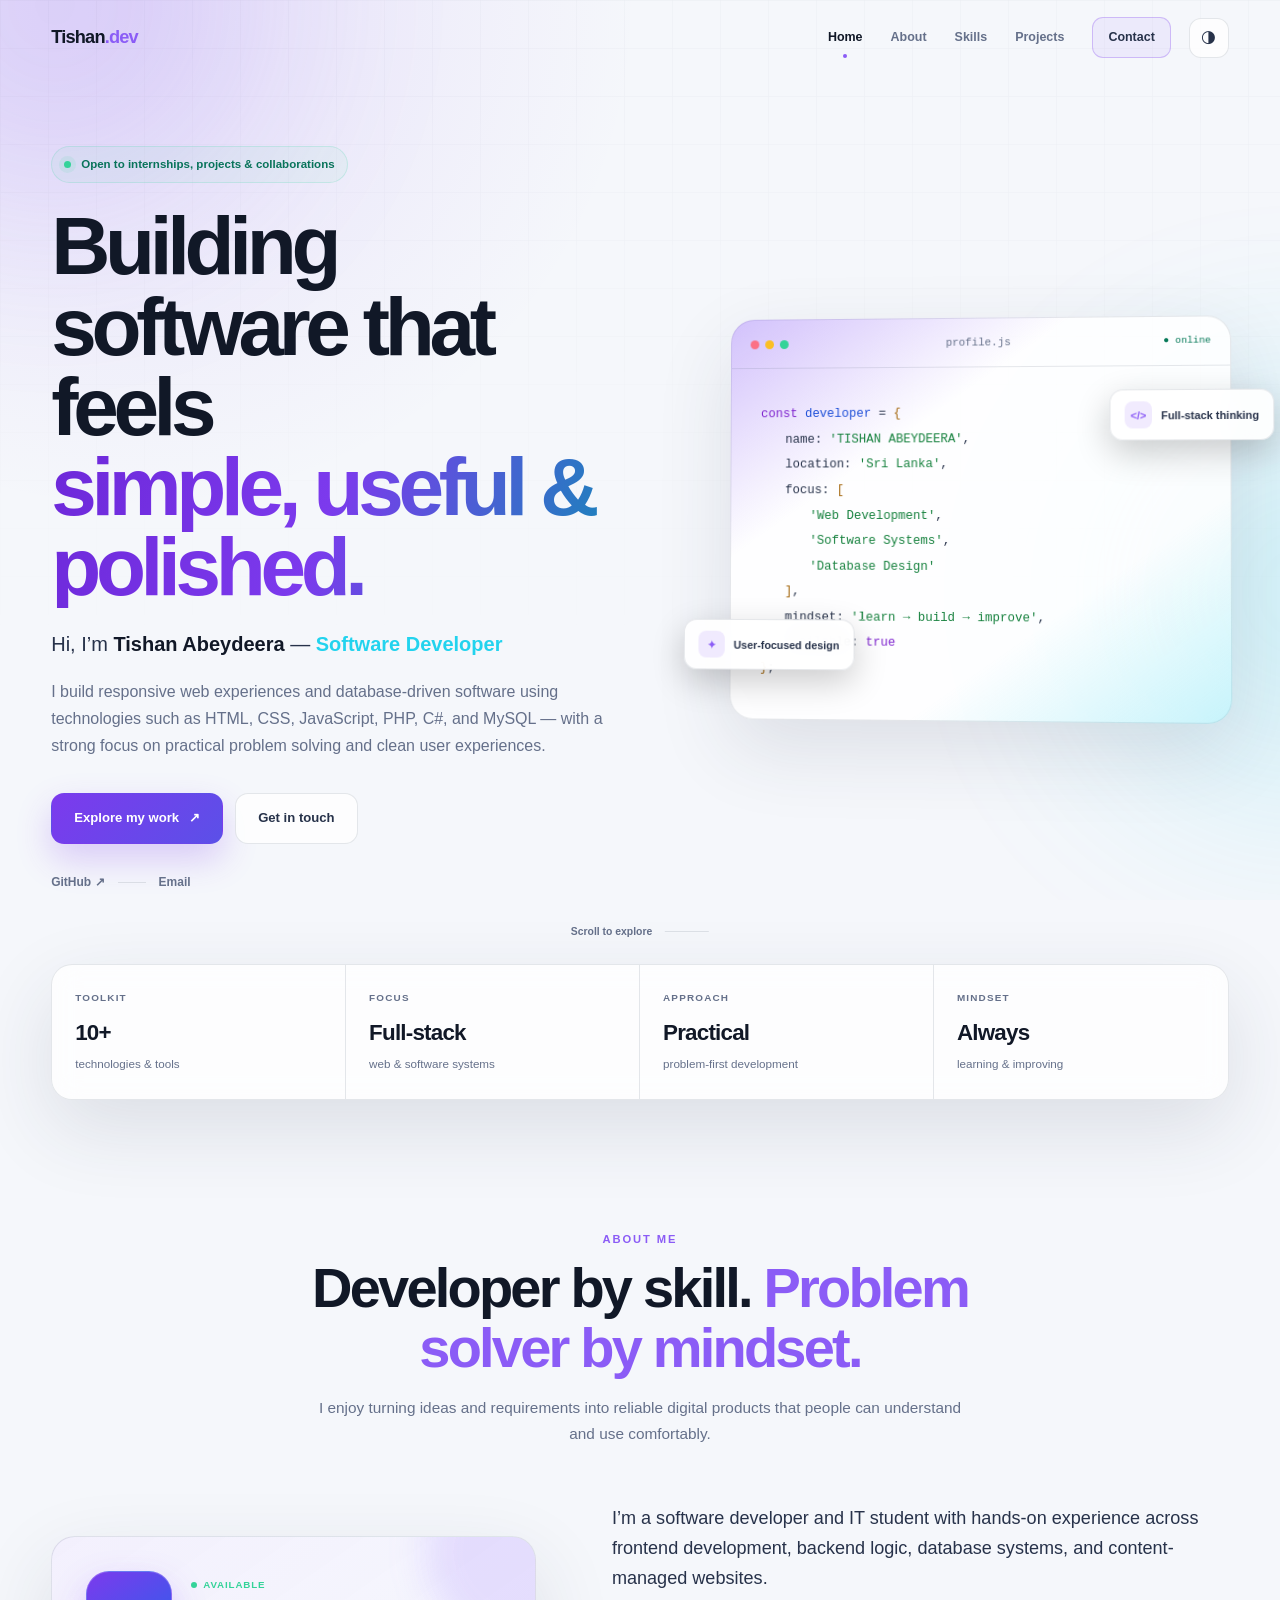
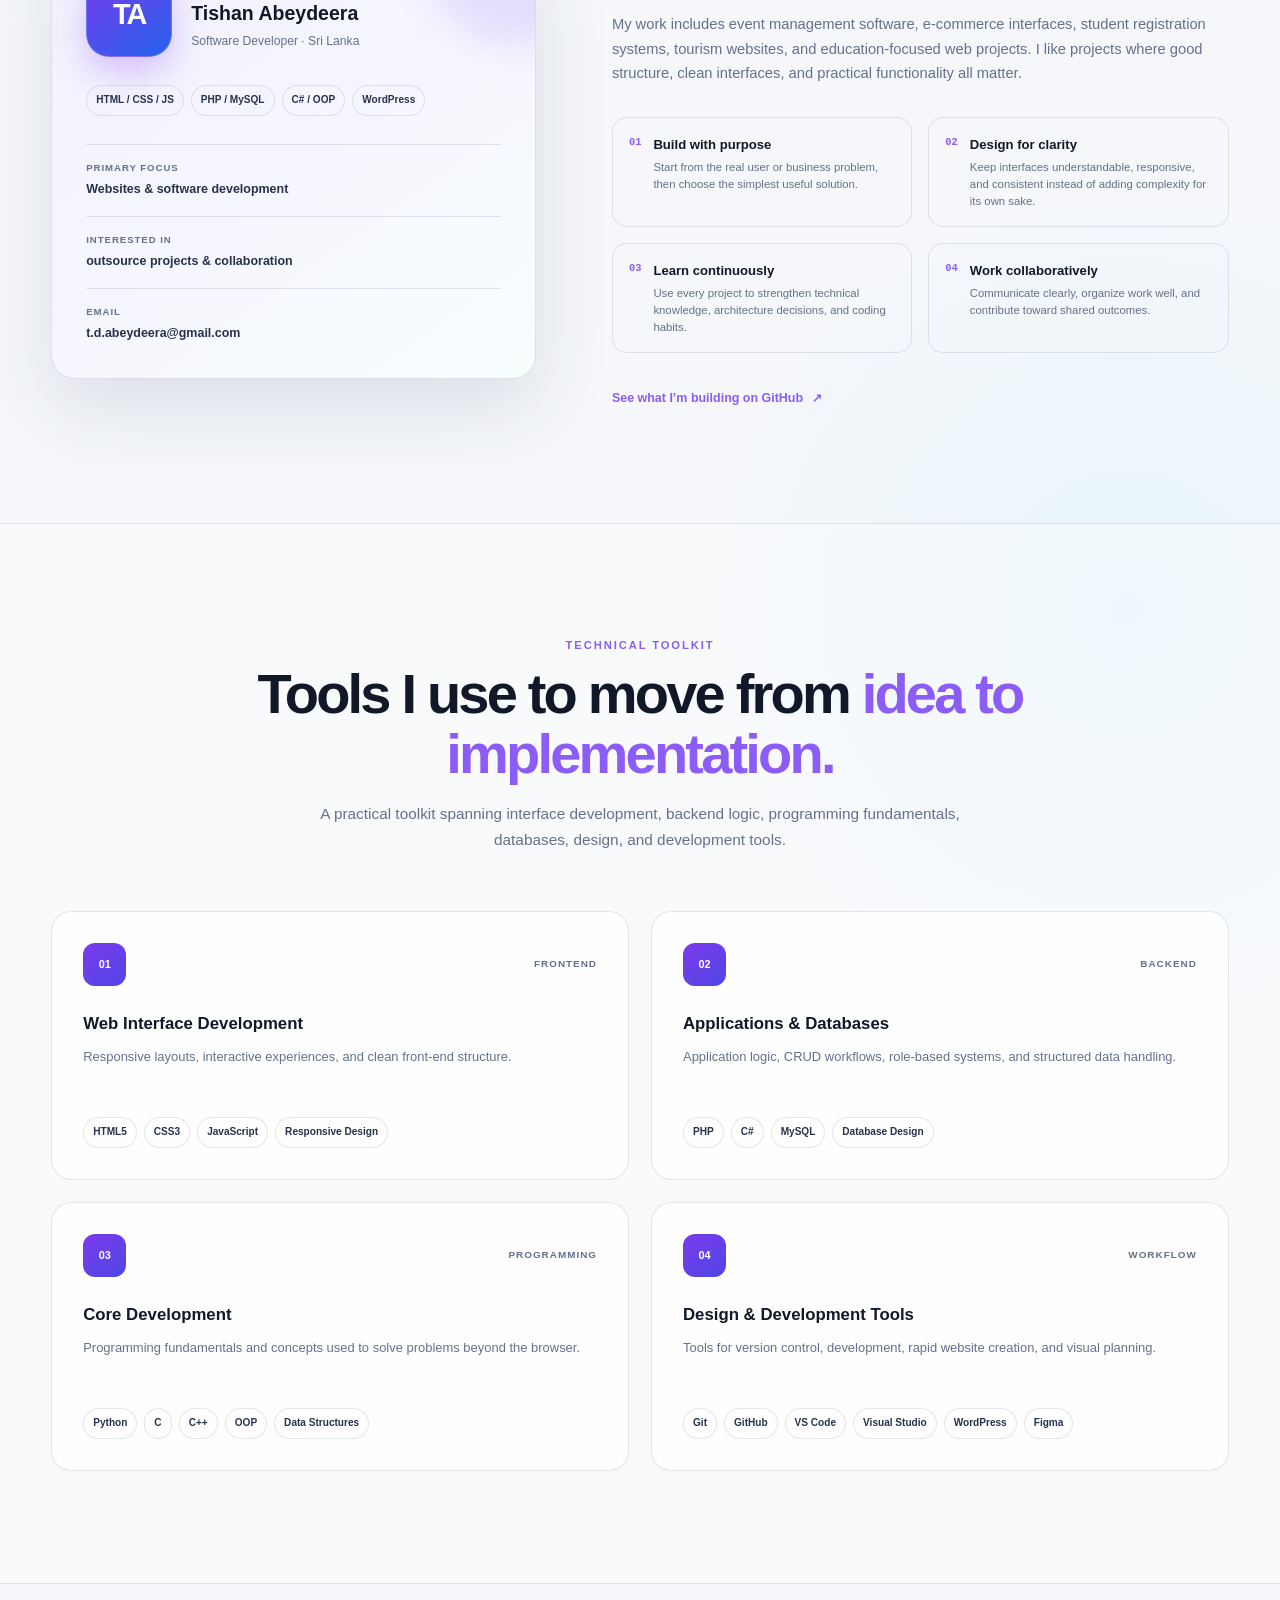
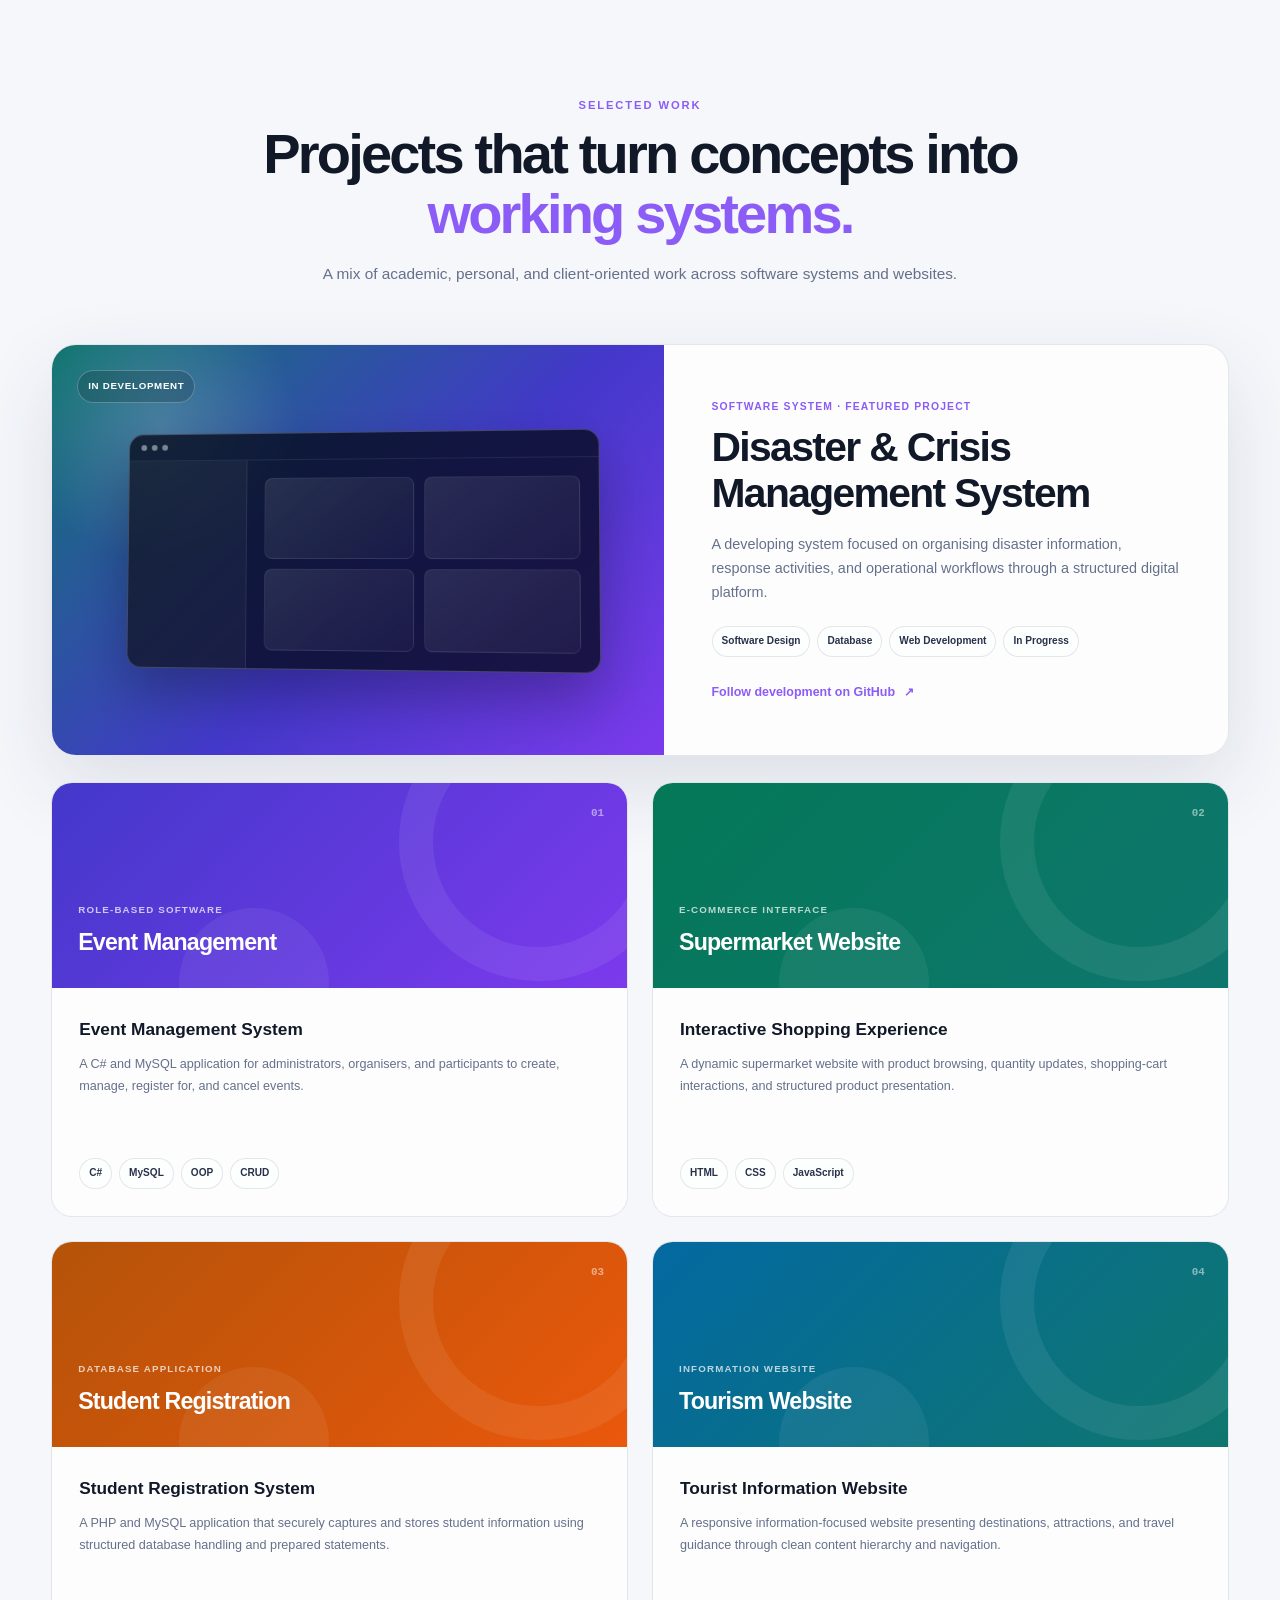
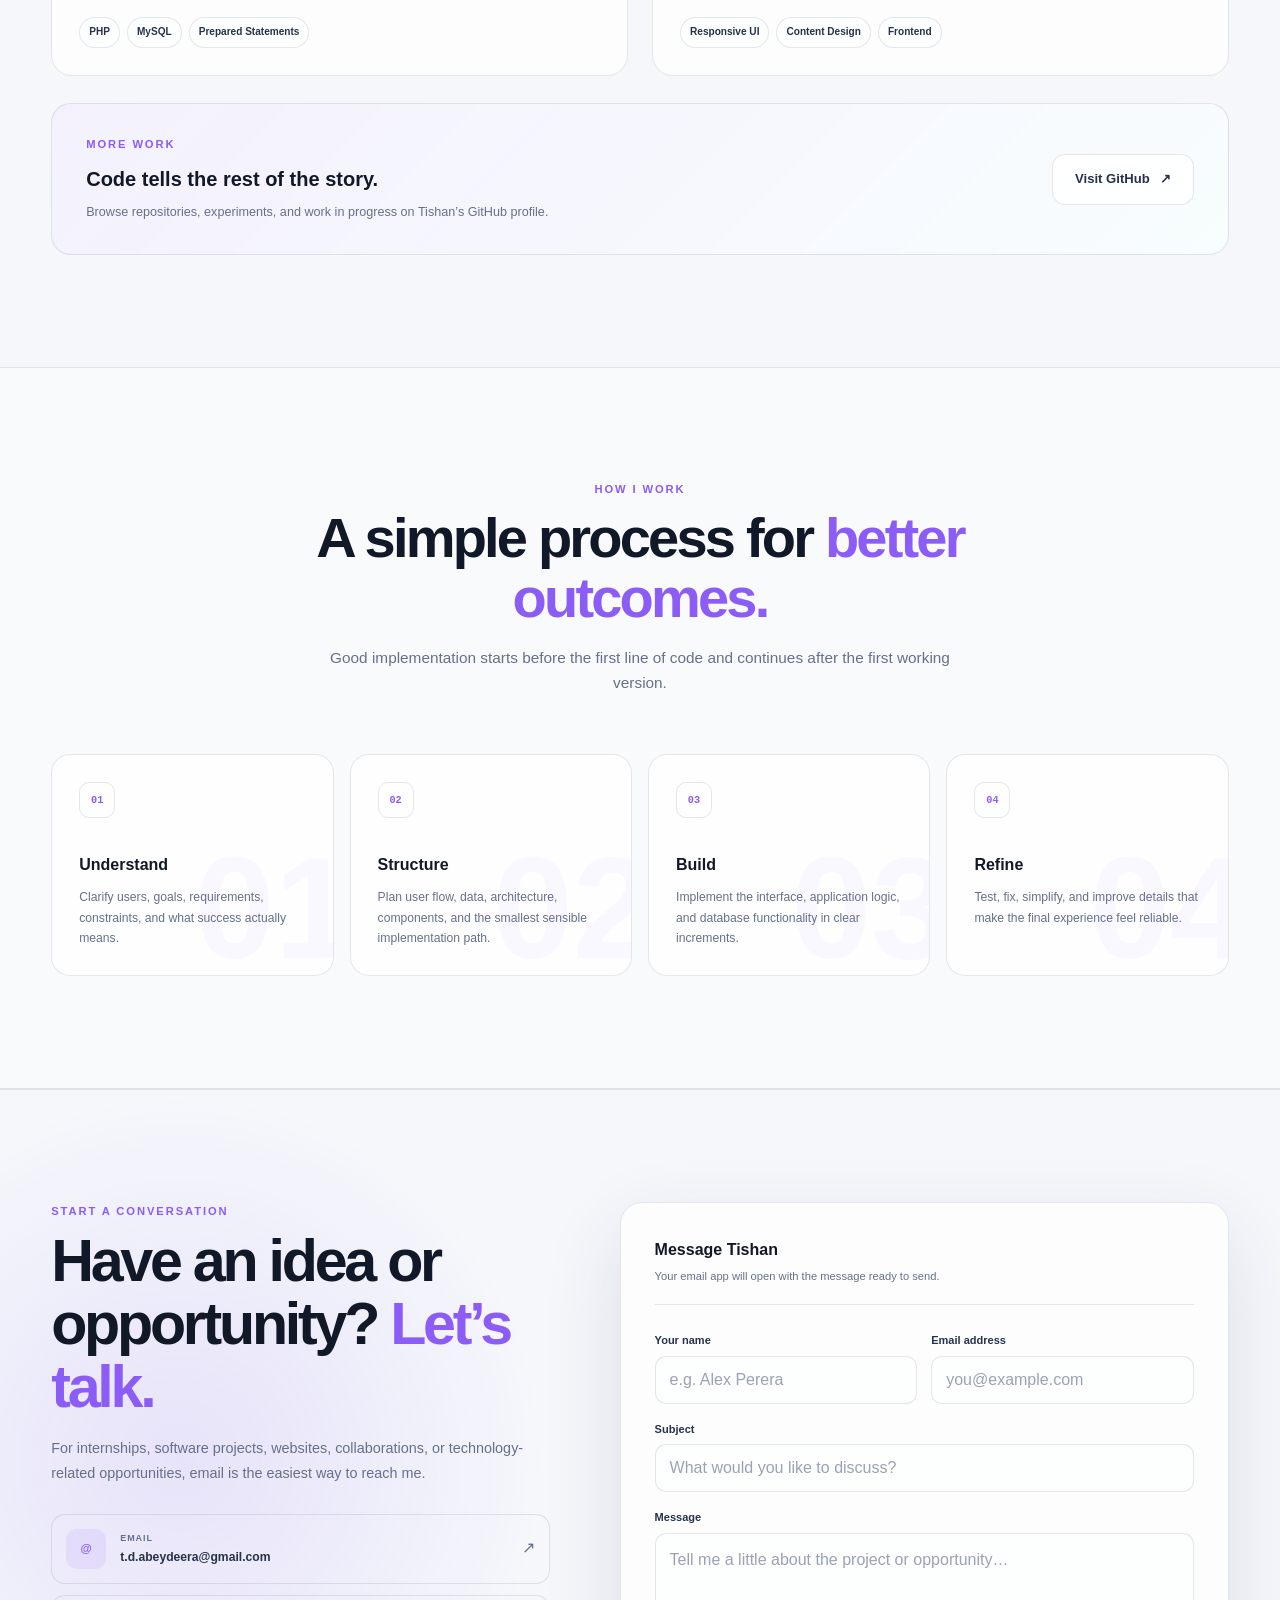
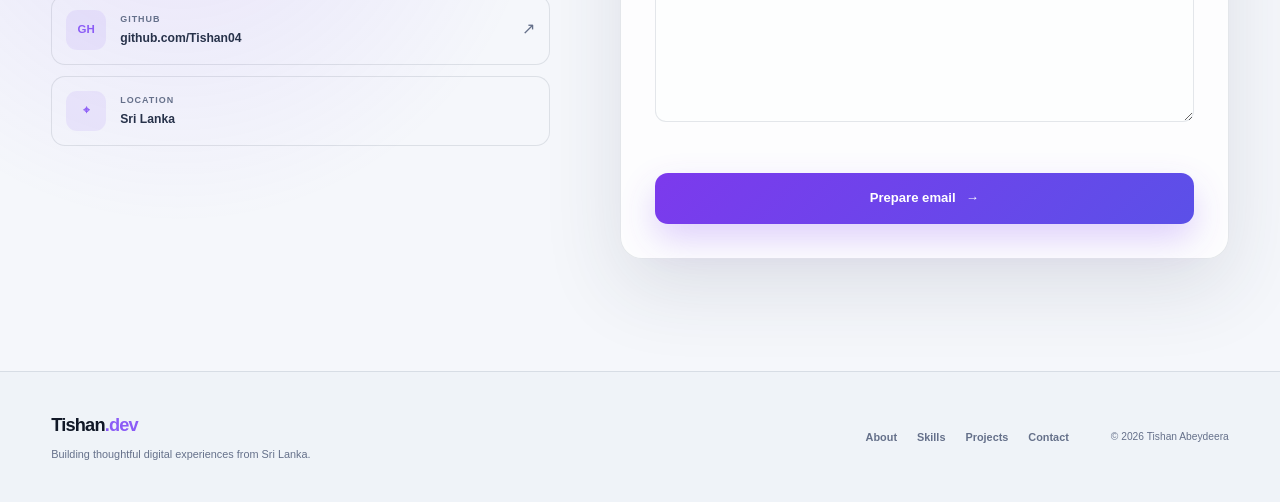
<file: index.html>
<!DOCTYPE html>
<html lang="en">
<head>
  <meta charset="utf-8">
  <meta name="viewport" content="width=device-width, initial-scale=1">
  <meta name="description" content="Portfolio of Tishan Abeydeera, a software developer from Sri Lanka building web applications, software systems, and database-driven products.">
  <meta name="theme-color" content="#070b17">
  
  <title>TISHAN ABEYDEERA | FULL STACK DEVELOPER</title>
  
  <link rel="stylesheet" href="css/indexstyles.css">
  <script src="js/script.js" defer></script>
</head>
  
<body>
  <a class="skip-link" href="#main">Skip to content</a>

  <div class="background-decoration" aria-hidden="true">
    <div class="orb orb-one"></div>
    <div class="orb orb-two"></div>
    <div class="grid-pattern"></div>
  </div>

  <header class="header" id="header">
    <div class="container navbar">
      <a href="index.html" class="logo" aria-label="Tishan.dev home">Tishan<span>.dev</span></a>

      <div class="nav-actions">
        <button class="theme-toggle" id="themeToggle" type="button" aria-label="Switch colour theme" title="Switch theme">
          <span class="theme-icon" aria-hidden="true">◐</span>
        </button>

        <button class="menu-toggle" id="menuToggle" type="button" aria-label="Open navigation menu" aria-expanded="false" aria-controls="navigation">
          <span></span>
          <span></span>
          <span></span>
        </button>
      </div>

      <nav class="navigation" id="navigation" aria-label="Primary navigation">
        <a href="index.html" class="nav-link active" aria-current="page" target="_self">Home</a>
        <a href="about.html" class="nav-link" target="_self">About</a>
        <a href="skills.html" class="nav-link" target="_self">Skills</a>
        <a href="projects.html" class="nav-link" target="_self">Projects</a>
        <a href="contact.html" class="nav-link nav-contact" target="_self">Contact</a>
      </nav>
    </div>
  </header>

  <main id="main">
    <section class="hero section" id="home">
      <div class="container hero-container">
        <div class="hero-content reveal">
          <p class="eyebrow"><span class="status-dot"></span>Open to internships, projects &amp; collaborations</p>

          <h1>Building software that feels <span class="gradient-text">simple, useful &amp; polished.</span></h1>

          <p class="hero-role">Hi, I’m <strong>Tishan Abeydeera</strong> — <span id="changingRole">Software Developer</span></p>

          <p class="hero-description">
            I build responsive web experiences and database-driven software using technologies such as HTML, CSS, JavaScript, PHP, C#, and MySQL — with a strong focus on practical problem solving and clean user experiences.
          </p>

          <div class="hero-buttons">
            <a href="projects.html" class="button primary-button">Explore my work <span aria-hidden="true">↗</span></a>
            <a href="contact.html" class="button secondary-button">Get in touch</a>
          </div>

          <div class="hero-socials" aria-label="Social links">
            <a href="https://github.com/Tishan04" target="_blank" rel="noopener noreferrer">GitHub <span aria-hidden="true">↗</span></a>
            <span class="social-divider" aria-hidden="true"></span>
            <a href="mailto:t.d.abeydeera@gmail.com">Email</a>
          </div>
        </div>

        <div class="hero-visual reveal">
          <div class="developer-card">
            <div class="developer-card-header">
              <div class="window-controls" aria-hidden="true"><span></span><span></span><span></span></div>
              <p>profile.js</p>
              <span class="code-status">● online</span>
            </div>

            <div class="code-content" aria-label="Developer profile shown as code">
              <p><span class="code-purple">const</span> <span class="code-blue">developer</span> = <span class="code-yellow">{</span></p>
              <p class="code-indent">name: <span class="code-green">'TISHAN ABEYDEERA'</span>,</p>
              <p class="code-indent">location: <span class="code-green">'Sri Lanka'</span>,</p>
              <p class="code-indent">focus: <span class="code-yellow">[</span></p>
              <p class="code-double-indent"><span class="code-green">'Web Development'</span>,</p>
              <p class="code-double-indent"><span class="code-green">'Software Systems'</span>,</p>
              <p class="code-double-indent"><span class="code-green">'Database Design'</span></p>
              <p class="code-indent"><span class="code-yellow">]</span>,</p>
              <p class="code-indent">mindset: <span class="code-green">'learn → build → improve'</span>,</p>
              <p class="code-indent">available: <span class="code-purple">true</span></p>
              <p><span class="code-yellow">}</span>;</p>
            </div>

            <div class="floating-badge badge-one"><span aria-hidden="true">&lt;/&gt;</span> Full-stack thinking</div>
            <div class="floating-badge badge-two"><span aria-hidden="true">✦</span> User-focused design</div>
          </div>
        </div>
      </div>

      <a href="#about" class="scroll-indicator" aria-label="Scroll to About section"><span>Scroll to explore</span><span class="scroll-line" aria-hidden="true"></span></a>
    </section>

    <section class="statistics" aria-label="Portfolio highlights">
      <div class="container statistics-grid">
        
        <article class="stat-card reveal">
          <span class="stat-kicker">Toolkit</span>
          <h2>10+</h2><p>technologies &amp; tools</p>
        </article>
        <article class="stat-card reveal">
          <span class="stat-kicker">Focus</span>
          <h2>Full-stack</h2>
          <p>web &amp; software systems</p>
        </article>
        <article class="stat-card reveal">
          <span class="stat-kicker">Approach</span>
          <h2>Practical</h2>
          <p>problem-first development</p>
        </article>
        <article class="stat-card reveal">
          <span class="stat-kicker">Mindset</span>
          <h2>Always</h2>
          <p>learning &amp; improving</p>
        </article>
        
      </div>
    </section>

    <section class="section" id="about">
      <div class="container">
        <div class="section-heading reveal">
          <p class="section-label">About me</p>
          <h2>Developer by skill. <span>Problem solver by mindset.</span></h2>
          <p>I enjoy turning ideas and requirements into reliable digital products that people can understand and use comfortably.</p>
        </div>

        <div class="about-grid">
          <div class="profile-card reveal">
            <div class="profile-top">
              <div class="profile-avatar" aria-hidden="true">TA</div>
              <div>
                <p class="profile-status"><span></span> Available</p>
                <h3>Tishan Abeydeera</h3>
                <p>Software Developer · Sri Lanka</p>
              </div>
            </div>

            <div class="profile-stack">
              <span>HTML / CSS / JS</span><span>PHP / MySQL</span><span>C# / OOP</span><span>WordPress</span>
            </div>

            <div class="profile-details">
              <div><span>Primary focus</span><strong>Websites &amp; software development</strong></div>
              <div><span>Interested in</span><strong>outsource projects &amp; collaboration</strong></div>
              <div><span>Email</span><a href="mailto:t.d.abeydeera@gmail.com">t.d.abeydeera@gmail.com</a></div>
            </div>
          </div>

          <div class="about-content reveal">
            <p class="about-lead">I’m a software developer and IT student with hands-on experience across frontend development, backend logic, database systems, and content-managed websites.</p>
            <p>My work includes event management software, e-commerce interfaces, student registration systems, tourism websites, and education-focused web projects. I like projects where good structure, clean interfaces, and practical functionality all matter.</p>

            <div class="about-highlights">
              <article class="highlight-item"><span>01</span><div><h3>Build with purpose</h3><p>Start from the real user or business problem, then choose the simplest useful solution.</p></div></article>
              <article class="highlight-item"><span>02</span><div><h3>Design for clarity</h3><p>Keep interfaces understandable, responsive, and consistent instead of adding complexity for its own sake.</p></div></article>
              <article class="highlight-item"><span>03</span><div><h3>Learn continuously</h3><p>Use every project to strengthen technical knowledge, architecture decisions, and coding habits.</p></div></article>
              <article class="highlight-item"><span>04</span><div><h3>Work collaboratively</h3><p>Communicate clearly, organize work well, and contribute toward shared outcomes.</p></div></article>
            </div>

            <a class="text-link" href="https://github.com/Tishan04" target="_blank" rel="noopener noreferrer">See what I’m building on GitHub <span aria-hidden="true">↗</span></a>
          </div>
        </div>
      </div>
    </section>

    <section class="section alternate-section" id="skills">
      <div class="container">
        <div class="section-heading reveal">
          <p class="section-label">Technical toolkit</p>
          <h2>Tools I use to move from <span>idea to implementation.</span></h2>
          <p>A practical toolkit spanning interface development, backend logic, programming fundamentals, databases, design, and development tools.</p>
        </div>

        <div class="skills-grid">
          <article class="skill-category reveal">
            <div class="skill-heading"><span class="skill-icon">01</span><span class="skill-level">Frontend</span></div>
            <h3>Web Interface Development</h3>
            <p>Responsive layouts, interactive experiences, and clean front-end structure.</p>
            <div class="skill-tags"><span>HTML5</span><span>CSS3</span><span>JavaScript</span><span>Responsive Design</span></div>
          </article>

          <article class="skill-category reveal">
            <div class="skill-heading"><span class="skill-icon">02</span><span class="skill-level">Backend</span></div>
            <h3>Applications &amp; Databases</h3>
            <p>Application logic, CRUD workflows, role-based systems, and structured data handling.</p>
            <div class="skill-tags"><span>PHP</span><span>C#</span><span>MySQL</span><span>Database Design</span></div>
          </article>

          <article class="skill-category reveal">
            <div class="skill-heading"><span class="skill-icon">03</span><span class="skill-level">Programming</span></div>
            <h3>Core Development</h3>
            <p>Programming fundamentals and concepts used to solve problems beyond the browser.</p>
            <div class="skill-tags"><span>Python</span><span>C</span><span>C++</span><span>OOP</span><span>Data Structures</span></div>
          </article>

          <article class="skill-category reveal">
            <div class="skill-heading"><span class="skill-icon">04</span><span class="skill-level">Workflow</span></div>
            <h3>Design &amp; Development Tools</h3>
            <p>Tools for version control, development, rapid website creation, and visual planning.</p>
            <div class="skill-tags"><span>Git</span><span>GitHub</span><span>VS Code</span><span>Visual Studio</span><span>WordPress</span><span>Figma</span></div>
          </article>
        </div>
      </div>
    </section>

    <section class="section" id="projects">
      <div class="container">
        <div class="section-heading reveal">
          <p class="section-label">Selected work</p>
          <h2>Projects that turn concepts into <span>working systems.</span></h2>
          <p>A mix of academic, personal, and client-oriented work across software systems and websites.</p>
        </div>

        <div class="project-featured reveal">
          <div class="project-featured-preview crisis-preview">
            <span class="project-state">In development</span>
            <div class="project-mockup" aria-hidden="true">
              <div class="mockup-bar"><span></span><span></span><span></span></div>
              <div class="mockup-layout"><div class="mockup-sidebar"></div><div class="mockup-main"><span></span><span></span><span></span><span></span></div></div>
            </div>
          </div>
          <div class="project-featured-content">
            <p class="project-type">Software system · Featured project</p>
            <h3>Disaster &amp; Crisis Management System</h3>
            <p>A developing system focused on organising disaster information, response activities, and operational workflows through a structured digital platform.</p>
            <div class="project-tags"><span>Software Design</span><span>Database</span><span>Web Development</span><span>In Progress</span></div>
            <a class="text-link" href="https://github.com/Tishan04" target="_blank" rel="noopener noreferrer">Follow development on GitHub <span aria-hidden="true">↗</span></a>
          </div>
        </div>

        <div class="projects-grid">
          <article class="project-card reveal">
            <div class="project-preview event-preview"><span class="project-index">01</span><div><small>Role-based software</small><strong>Event Management</strong></div></div>
            <div class="project-content"><h3>Event Management System</h3><p>A C# and MySQL application for administrators, organisers, and participants to create, manage, register for, and cancel events.</p><div class="project-tags"><span>C#</span><span>MySQL</span><span>OOP</span><span>CRUD</span></div></div>
          </article>

          <article class="project-card reveal">
            <div class="project-preview supermarket-preview"><span class="project-index">02</span><div><small>E-commerce interface</small><strong>Supermarket Website</strong></div></div>
            <div class="project-content"><h3>Interactive Shopping Experience</h3><p>A dynamic supermarket website with product browsing, quantity updates, shopping-cart interactions, and structured product presentation.</p><div class="project-tags"><span>HTML</span><span>CSS</span><span>JavaScript</span></div></div>
          </article>

          <article class="project-card reveal">
            <div class="project-preview student-preview"><span class="project-index">03</span><div><small>Database application</small><strong>Student Registration</strong></div></div>
            <div class="project-content"><h3>Student Registration System</h3><p>A PHP and MySQL application that securely captures and stores student information using structured database handling and prepared statements.</p><div class="project-tags"><span>PHP</span><span>MySQL</span><span>Prepared Statements</span></div></div>
          </article>

          <article class="project-card reveal">
            <div class="project-preview tourism-preview"><span class="project-index">04</span><div><small>Information website</small><strong>Tourism Website</strong></div></div>
            <div class="project-content"><h3>Tourist Information Website</h3><p>A responsive information-focused website presenting destinations, attractions, and travel guidance through clean content hierarchy and navigation.</p><div class="project-tags"><span>Responsive UI</span><span>Content Design</span><span>Frontend</span></div></div>
          </article>
        </div>

        <div class="github-cta reveal">
          <div><p class="section-label">More work</p><h3>Code tells the rest of the story.</h3><p>Browse repositories, experiments, and work in progress on Tishan’s GitHub profile.</p></div>
          <a href="https://github.com/Tishan04" target="_blank" rel="noopener noreferrer" class="button secondary-button">Visit GitHub <span aria-hidden="true">↗</span></a>
        </div>
      </div>
    </section>

    <section class="section alternate-section" aria-labelledby="process-title">
      <div class="container">
        <div class="section-heading reveal"><p class="section-label">How I work</p><h2 id="process-title">A simple process for <span>better outcomes.</span></h2><p>Good implementation starts before the first line of code and continues after the first working version.</p></div>
        <div class="process-grid">
          <article class="process-card reveal" data-number="01"><span>01</span><h3>Understand</h3><p>Clarify users, goals, requirements, constraints, and what success actually means.</p></article>
          <article class="process-card reveal" data-number="02"><span>02</span><h3>Structure</h3><p>Plan user flow, data, architecture, components, and the smallest sensible implementation path.</p></article>
          <article class="process-card reveal" data-number="03"><span>03</span><h3>Build</h3><p>Implement the interface, application logic, and database functionality in clear increments.</p></article>
          <article class="process-card reveal" data-number="04"><span>04</span><h3>Refine</h3><p>Test, fix, simplify, and improve details that make the final experience feel reliable.</p></article>
        </div>
      </div>
    </section>

    <section class="section contact-section" id="contact">
      <div class="container contact-container">
        <div class="contact-introduction reveal">
          <p class="section-label">Start a conversation</p>
          <h2>Have an idea or opportunity? <span>Let’s talk.</span></h2>
          <p>For internships, software projects, websites, collaborations, or technology-related opportunities, email is the easiest way to reach me.</p>

          <div class="contact-details">
            <a href="mailto:t.d.abeydeera@gmail.com" class="contact-item"><span class="contact-item-icon">@</span><div><small>Email</small><strong>t.d.abeydeera@gmail.com</strong></div><span class="contact-arrow" aria-hidden="true">↗</span></a>
            <a href="https://github.com/Tishan04" target="_blank" rel="noopener noreferrer" class="contact-item"><span class="contact-item-icon">GH</span><div><small>GitHub</small><strong>github.com/Tishan04</strong></div><span class="contact-arrow" aria-hidden="true">↗</span></a>
            <div class="contact-item"><span class="contact-item-icon">⌖</span><div><small>Location</small><strong>Sri Lanka</strong></div></div>
          </div>
        </div>

        <form class="contact-form reveal" id="contactForm" novalidate>
          <div class="form-heading"><span>Message Tishan</span><p>Your email app will open with the message ready to send.</p></div>
          <div class="form-row">
            <div class="form-group"><label for="name">Your name</label><input type="text" id="name" name="name" autocomplete="name" placeholder="e.g. Alex Perera" required></div>
            <div class="form-group"><label for="email">Email address</label><input type="email" id="email" name="email" autocomplete="email" placeholder="you@example.com" required></div>
          </div>
          <div class="form-group"><label for="subject">Subject</label><input type="text" id="subject" name="subject" placeholder="What would you like to discuss?" required></div>
          <div class="form-group"><label for="message">Message</label><textarea id="message" name="message" rows="6" placeholder="Tell me a little about the project or opportunity…" required></textarea></div>
          <p class="form-error" id="formError" role="alert" aria-live="polite"></p>
          <button type="submit" class="button primary-button form-button">Prepare email <span aria-hidden="true">→</span></button>
        </form>
      </div>
    </section>
  </main>

  <footer class="footer">
    <div class="container footer-content">
      <div class="footer-brand"><a href="index.html" class="logo">Tishan<span>.dev</span></a><p>Building thoughtful digital experiences from Sri Lanka.</p></div>
      <div class="footer-links"><a href="about.html">About</a><a href="skills.html">Skills</a><a href="projects.html">Projects</a><a href="contact.html">Contact</a></div>
      <p class="copyright">© <span id="currentYear"></span> Tishan Abeydeera</p>
    </div>
  </footer>

  <button class="back-to-top" id="backToTop" type="button" aria-label="Return to the top of the page">↑</button>
</body>
</html>
</file>
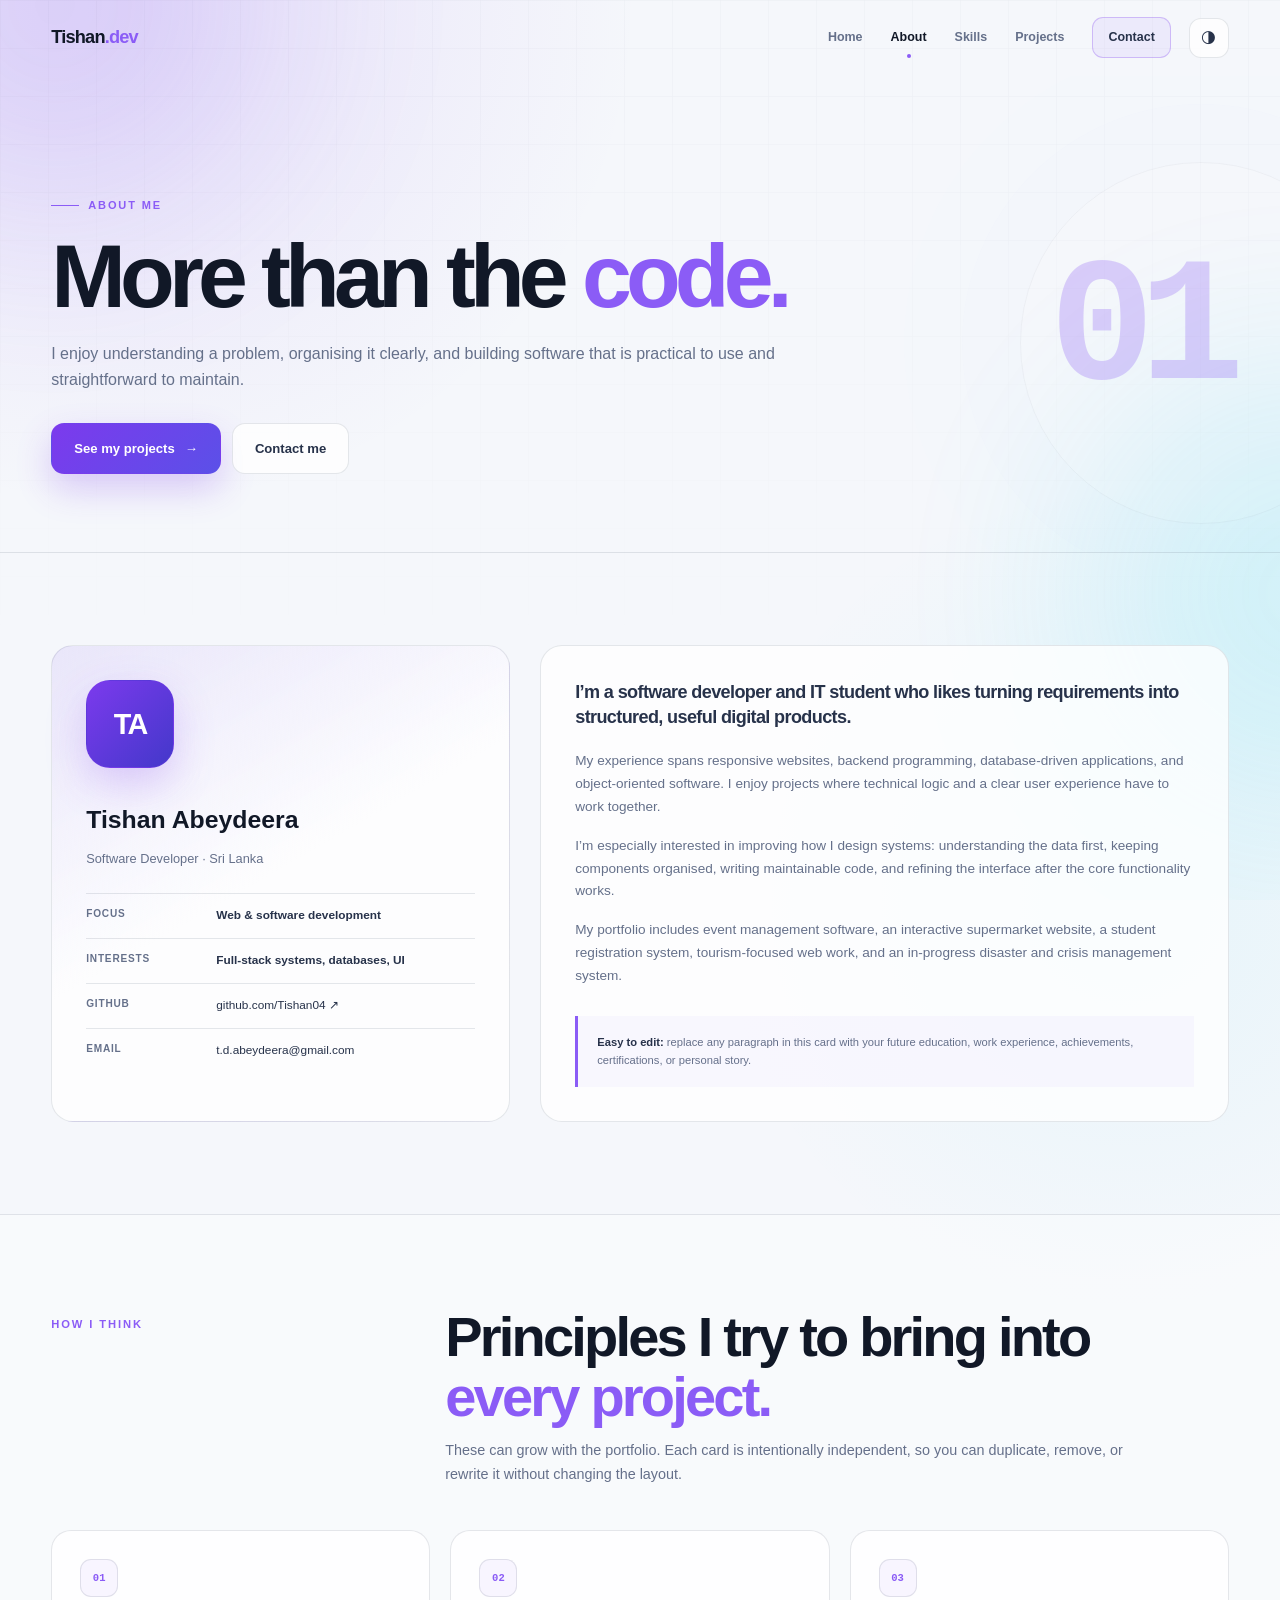
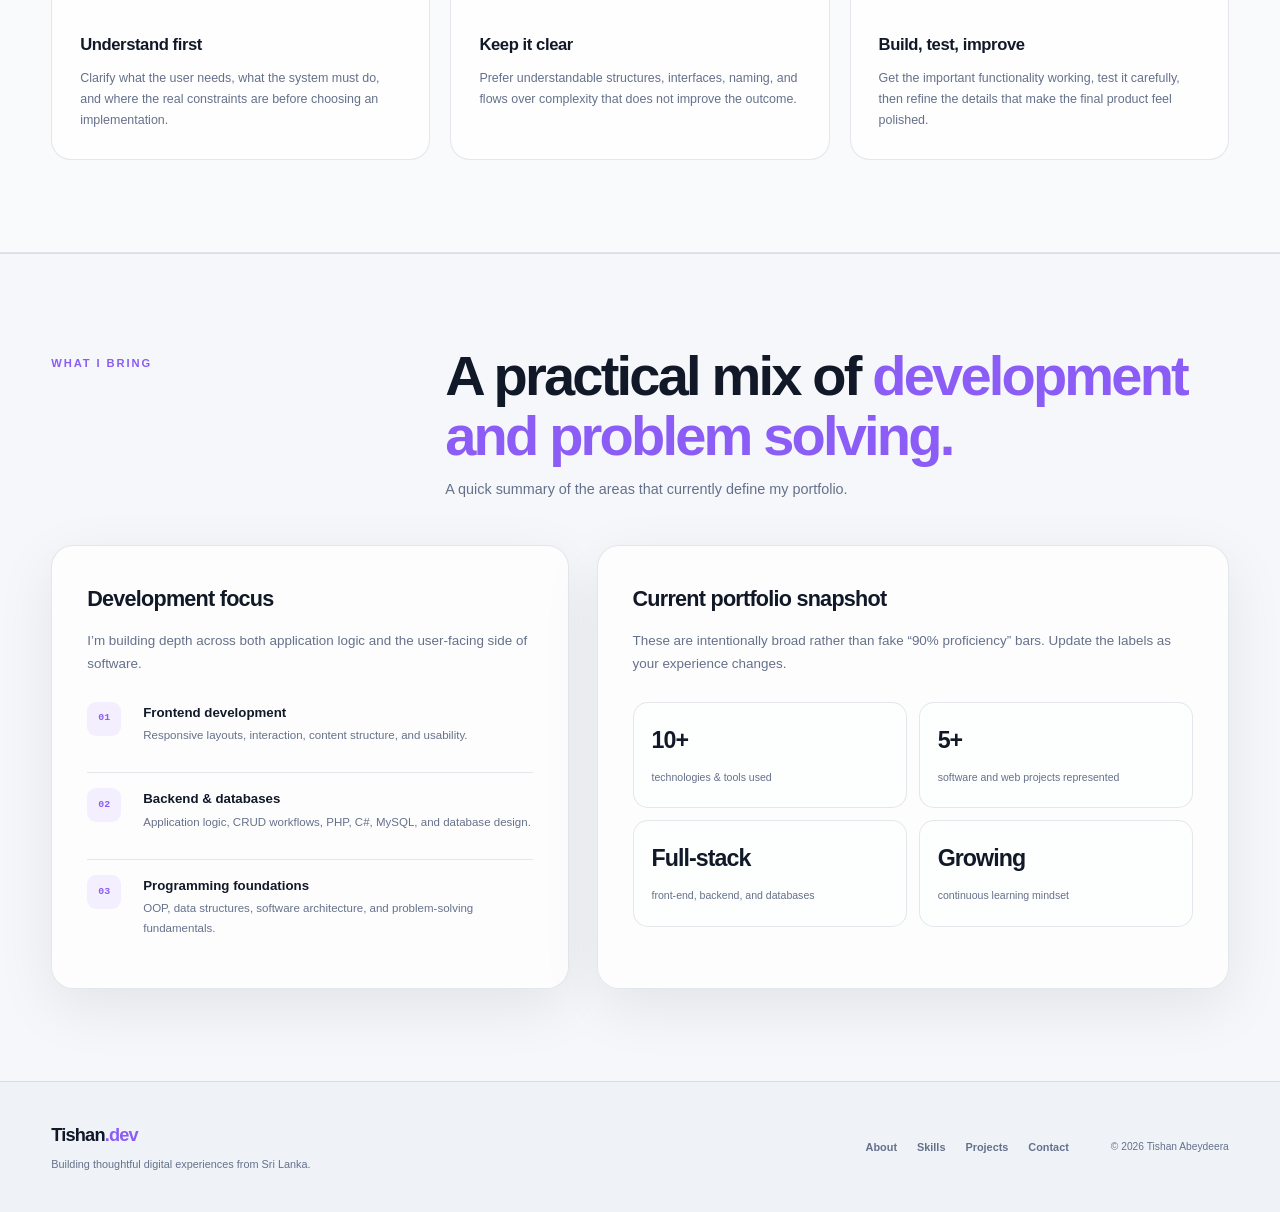
<file: about.html>
<!DOCTYPE html>
<html lang="en">
<head>
  <meta charset="utf-8">
  <meta name="viewport" content="width=device-width, initial-scale=1">
  <meta name="description" content="Learn more about Tishan Abeydeera, a software developer from Sri Lanka focused on web applications, software systems, and databases.">
  <meta name="theme-color" content="#070b17">
  
  <title>ABOUT | TISHAN ABEYDEERA</title>
  
  <link rel="stylesheet" href="css/indexstyles.css">
  <link rel="stylesheet" href="css/pagestyles.css">
  <script src="js/script.js" defer></script>
</head>
  
<body>
  <a class="skip-link" href="#main">Skip to content</a>
  <div class="background-decoration" aria-hidden="true">
    <div class="orb orb-one"></div>
    <div class="orb orb-two"></div>
    <div class="grid-pattern"></div>
  </div>

  <header class="header" id="header">
    <div class="container navbar">
      <a href="index.html" class="logo" aria-label="Tishan.dev home">Tishan<span>.dev</span></a>
      
      <div class="nav-actions">
        <button class="theme-toggle" id="themeToggle" type="button" aria-label="Switch colour theme" title="Switch theme">
          <span class="theme-icon" aria-hidden="true">◐</span>
        </button>
        <button class="menu-toggle" id="menuToggle" type="button" aria-label="Open navigation menu" aria-expanded="false" aria-controls="navigation">
          <span></span>
          <span></span>
          <span></span>
        </button>
      </div>
      
      <nav class="navigation" id="navigation" aria-label="Primary navigation">
        <a href="index.html" class="nav-link" target="_self">Home</a>
        <a href="about.html" class="nav-link active" aria-current="page" target="_self">About</a>
        <a href="skills.html" class="nav-link" target="_self">Skills</a>
        <a href="projects.html" class="nav-link" target="_self">Projects</a>
        <a href="contact.html" class="nav-link nav-contact" target="_self">Contact</a>
      </nav>
    </div>
  </header>

  <main class="page-main" id="main">
    
    <section class="page-hero">
      <div class="container page-hero-grid">
        <div class="reveal">
          <p class="page-kicker">About me</p>
          <h1>More than the <span>code.</span></h1>
          <p class="page-hero-copy">I enjoy understanding a problem, organising it clearly, and building software that is practical to use and straightforward to maintain.</p>
          <div class="page-hero-actions">
            <a class="button primary-button" href="projects.html">See my projects <span aria-hidden="true">→</span></a>
            <a class="button secondary-button" href="contact.html">Contact me</a>
          </div>
        </div>
        <div class="page-number" aria-hidden="true">01</div>
      </div>
    </section>

    <section class="page-section">
      <div class="container">
        <div class="about-story">
          <aside class="about-identity-card reveal">
            <div class="about-monogram" aria-hidden="true">TA</div>
            <h2>Tishan Abeydeera</h2>
            <p>Software Developer · Sri Lanka</p>
            <div class="identity-list">
              <div>
                <span>Focus</span>
                <strong>Web &amp; software development</strong>
              </div>
              
              <div>
                <span>Interests</span>
                <strong>Full-stack systems, databases, UI</strong>
              </div>
              
              <div>
                <span>GitHub</span>
                <a href="https://github.com/Tishan04" target="_blank" rel="noopener noreferrer">github.com/Tishan04 ↗</a>
              </div>
              
              <div>
                <span>Email</span>
                <a href="mailto:t.d.abeydeera@gmail.com">t.d.abeydeera@gmail.com</a>
              </div>
            </div>
          </aside>

          <article class="about-copy-card reveal">
            <p class="about-lead">
              I’m a software developer and IT student who likes turning requirements into structured, useful digital products.
            </p>
            
            <p>
              My experience spans responsive websites, backend programming, database-driven applications, and object-oriented software. 
              I enjoy projects where technical logic and a clear user experience have to work together.
            </p>
            <p>
              I’m especially interested in improving how I design systems: understanding the data first, keeping components organised, 
              writing maintainable code, and refining the interface after the core functionality works.
            </p>
            <p>
              My portfolio includes event management software, an interactive supermarket website, a student registration system, 
              tourism-focused web work, and an in-progress disaster and crisis management system.
            </p>
            
            <div class="edit-hint">
              <strong>Easy to edit:</strong> replace any paragraph in this card with your future education, work experience, 
              achievements, certifications, or personal story.
            </div>
            
          </article>
        </div>
      </div>
    </section>

    <section class="page-section alternate-section">
      <div class="container">
        <div class="page-section-heading reveal">
          <p class="section-label">How I think</p>
          
          <div>
            <h2>Principles I try to bring into <span>every project.</span></h2>
            <p>These can grow with the portfolio. Each card is intentionally independent, so you can duplicate, remove, or rewrite it 
              without changing the layout.
            </p>
          </div>
          
        </div>
        <div class="card-grid">
          <article class="info-card reveal">
            <span class="info-card-number">01</span>
            <h3>Understand first</h3>
            <p>Clarify what the user needs, what the system must do, and where the real constraints are before choosing an implementation.</p>
          </article>
          
          <article class="info-card reveal">
            <span class="info-card-number">02</span>
            <h3>Keep it clear</h3>
            <p>Prefer understandable structures, interfaces, naming, and flows over complexity that does not improve the outcome.</p>
          </article>
          
          <article class="info-card reveal">
            <span class="info-card-number">03</span>
            <h3>Build, test, improve</h3>
            <p>Get the important functionality working, test it carefully, then refine the details that make the final product feel polished.</p>
          </article>
        </div>
      </div>
    </section>

    <section class="page-section">
      <div class="container">
        <div class="page-section-heading reveal">
          <p class="section-label">What I bring</p>
          <div><h2>A practical mix of <span>development and problem solving.</span></h2><p>A quick summary of the areas that currently define my portfolio.</p></div>
        </div>
        <div class="split-layout">
          <article class="large-card reveal">
            <h3>Development focus</h3>
            <p>I’m building depth across both application logic and the user-facing side of software.</p>
            <div class="list-stack">
              <div class="list-row">
                <span class="list-row-index">01</span>
                <div>
                  <h4>Frontend development</h4>
                  <p>Responsive layouts, interaction, content structure, and usability.</p>
                </div>
              </div>
              
              <div class="list-row">
                <span class="list-row-index">02</span>
                <div>
                  <h4>Backend &amp; databases</h4>
                  <p>Application logic, CRUD workflows, PHP, C#, MySQL, and database design.</p>
                </div>
              </div>
              
              <div class="list-row">
                <span class="list-row-index">03</span>
                <div>
                  <h4>Programming foundations</h4>
                  <p>OOP, data structures, software architecture, and problem-solving fundamentals.</p>
                </div>
              </div>
            </div>
          </article>
          <article class="large-card reveal">
            <h3>Current portfolio snapshot</h3>
            <p>These are intentionally broad rather than fake “90% proficiency” bars. Update the labels as your experience changes.</p>
            <div class="mini-stat-grid">
              <div class="mini-stat"><strong>10+</strong><span>technologies &amp; tools used</span></div>
              <div class="mini-stat"><strong>5+</strong><span>software and web projects represented</span></div>
              <div class="mini-stat"><strong>Full-stack</strong><span>front-end, backend, and databases</span></div>
              <div class="mini-stat"><strong>Growing</strong><span>continuous learning mindset</span></div>
            </div>
          </article>
        </div>
      </div>
    </section>
  </main>

  <footer class="footer"><div class="container footer-content"><div class="footer-brand"><a href="index.html" class="logo">Tishan<span>.dev</span></a><p>Building thoughtful digital experiences from Sri Lanka.</p></div><div class="footer-links"><a href="about.html">About</a><a href="skills.html">Skills</a><a href="projects.html">Projects</a><a href="contact.html">Contact</a></div><p class="copyright">© <span id="currentYear"></span> Tishan Abeydeera</p></div></footer>
  <button class="back-to-top" id="backToTop" type="button" aria-label="Return to the top of the page">↑</button>
</body>
</html>
</file>
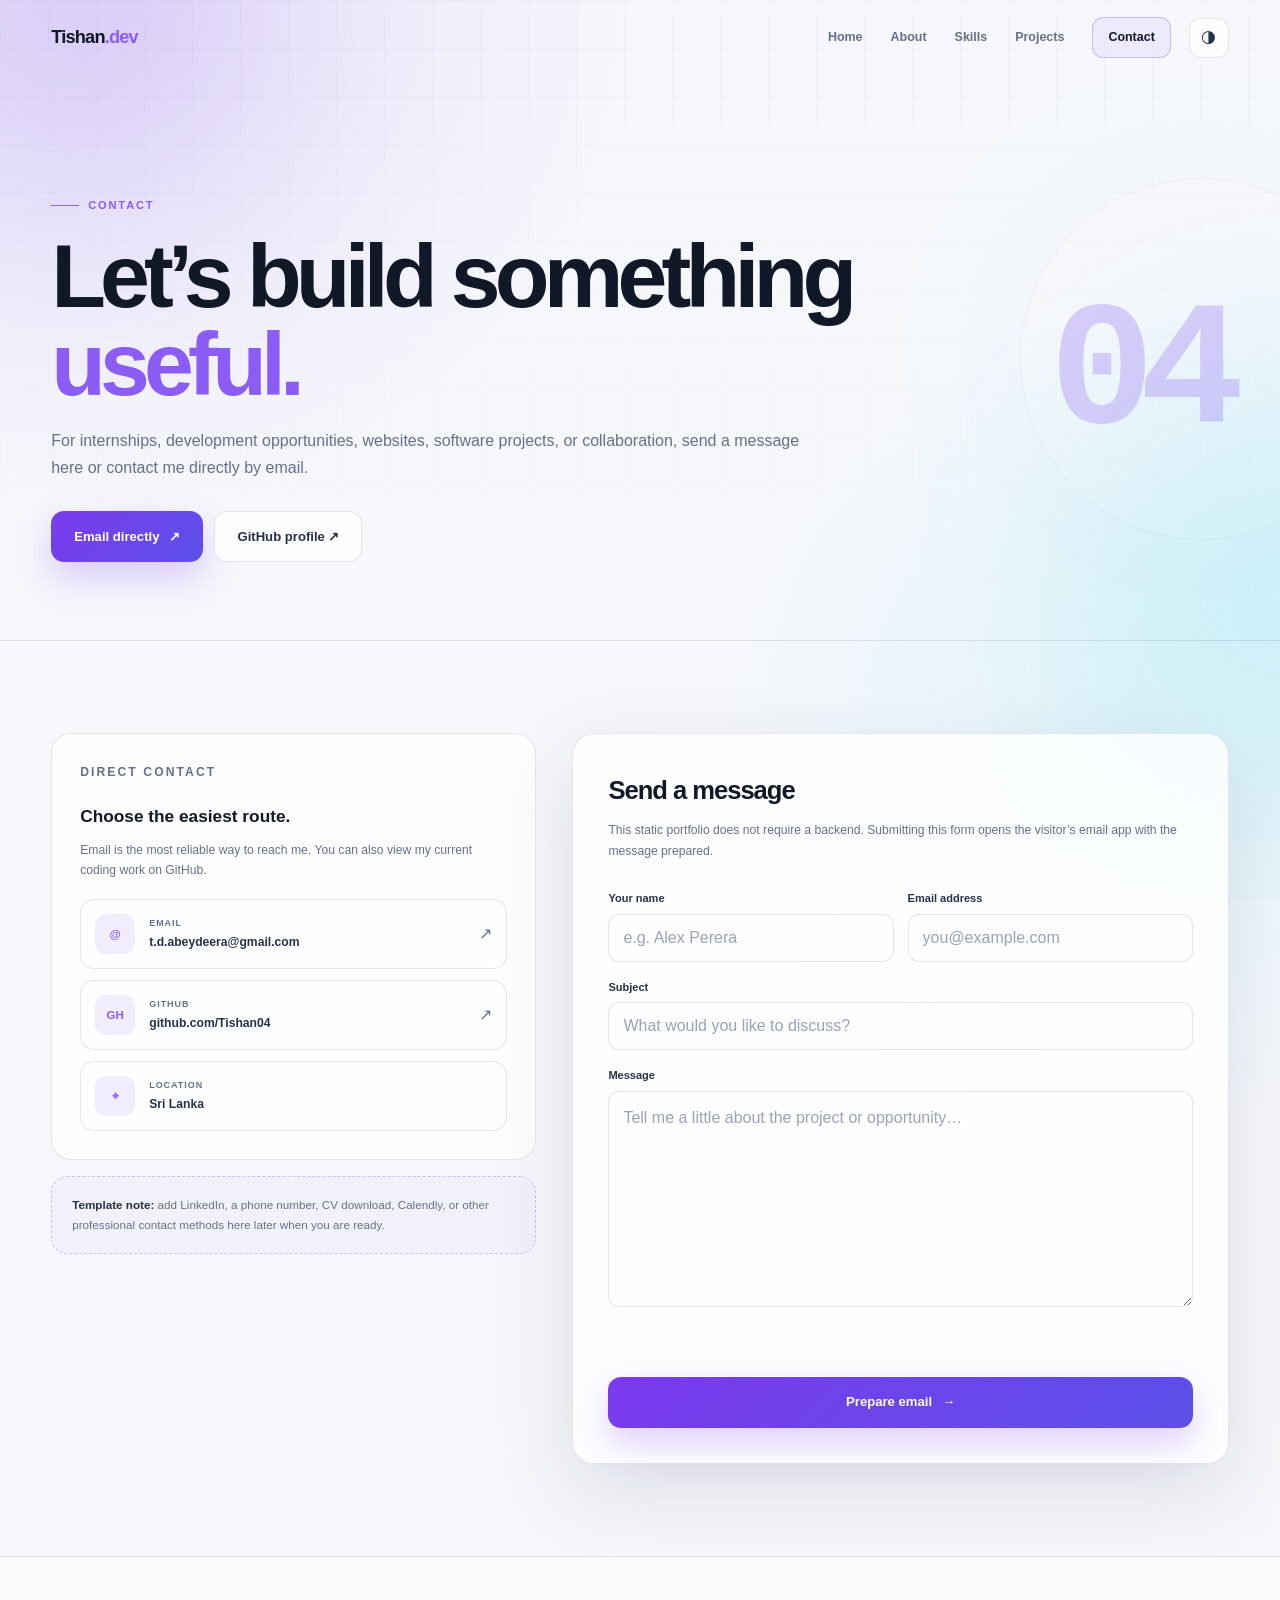
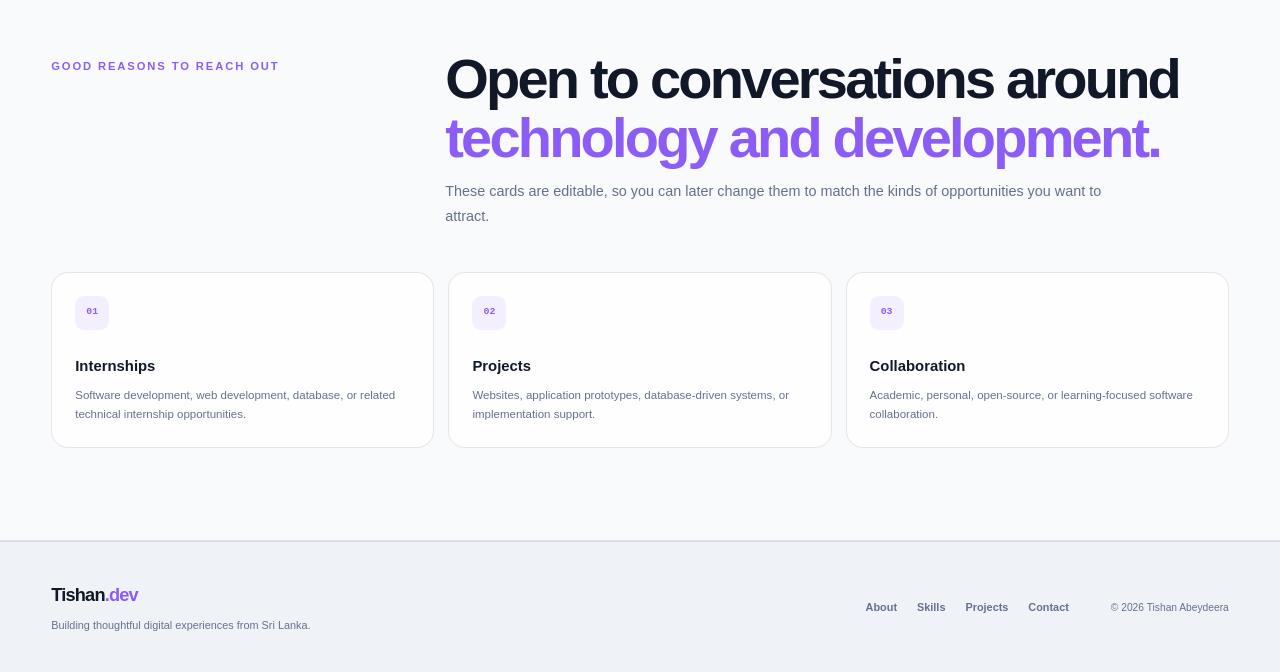
<file: contact.html>
<!DOCTYPE html>
<html lang="en">
<head>
  <meta charset="utf-8">
  <meta name="viewport" content="width=device-width, initial-scale=1">
  <meta name="description" content="Contact Tishan Abeydeera for software development, web projects, internships, or collaboration opportunities.">
  <meta name="theme-color" content="#070b17">
  
  <title>CONTACT | TISHAN ABEYDEERA</title>
  
  <link rel="stylesheet" href="css/indexstyles.css">
  <link rel="stylesheet" href="css/pagestyles.css">
  <script src="js/script.js" defer></script>
</head>
  
<body>
  <a class="skip-link" href="#main">Skip to content</a>
  <div class="background-decoration" aria-hidden="true">
    <div class="orb orb-one"></div>
    <div class="orb orb-two"></div>
    <div class="grid-pattern"></div>
  </div>

  <header class="header" id="header">
    <div class="container navbar">
      <a href="index.html" class="logo" aria-label="Tishan.dev home">Tishan<span>.dev</span></a>
      <div class="nav-actions">
        <button class="theme-toggle" id="themeToggle" type="button" aria-label="Switch colour theme" title="Switch theme">
          <span class="theme-icon" aria-hidden="true">◐</span>
        </button>
        <button class="menu-toggle" id="menuToggle" type="button" aria-label="Open navigation menu" aria-expanded="false" aria-controls="navigation">
          <span></span>
          <span></span>
          <span></span>
        </button>
      </div>
      <nav class="navigation" id="navigation" aria-label="Primary navigation">
        <a href="index.html" class="nav-link" target="_self">Home</a>
        <a href="about.html" class="nav-link" target="_self">About</a>
        <a href="skills.html" class="nav-link" target="_self">Skills</a>
        <a href="projects.html" class="nav-link" target="_self">Projects</a>
        <a href="contact.html" class="nav-link nav-contact active" aria-current="page" target="_self">Contact</a>
      </nav>
    </div>
  </header>

  <main class="page-main" id="main">
    <section class="page-hero">
      <div class="container page-hero-grid">
        
        <div class="reveal">
          <p class="page-kicker">Contact</p>
          <h1>Let’s build something <span>useful.</span></h1>
          <p class="page-hero-copy">
            For internships, development opportunities, websites, software projects, or collaboration, send a 
            message here or contact me directly by email.
          </p>
          <div class="page-hero-actions">
            <a class="button primary-button" href="mailto:t.d.abeydeera@gmail.com">Email directly <span aria-hidden="true">↗</span></a>
            <a class="button secondary-button" href="https://github.com/Tishan04" target="_blank" rel="noopener noreferrer">GitHub profile ↗</a>
          </div>
        </div>
        
        <div class="page-number" aria-hidden="true">04</div>
      </div>
    </section>

    <section class="page-section">
      <div class="container contact-page-layout">
        <aside class="contact-side">
          
          <div class="contact-side-card reveal">
            <p class="section-label">Direct contact</p>
            <h3>Choose the easiest route.</h3>
            <p>Email is the most reliable way to reach me. You can also view my current coding work on GitHub.</p>
            
            <div class="contact-details">
              <a href="mailto:t.d.abeydeera@gmail.com" class="contact-item">
                <span class="contact-item-icon">@</span>
                <div>
                  <small>Email</small>
                  <strong>t.d.abeydeera@gmail.com</strong>
                </div>
                <span class="contact-arrow" aria-hidden="true">↗</span>
              </a>
              <a href="https://github.com/Tishan04" target="_blank" rel="noopener noreferrer" class="contact-item">
                <span class="contact-item-icon">GH</span>
                <div>
                  <small>GitHub</small>
                  <strong>github.com/Tishan04</strong>
                </div>
                <span class="contact-arrow" aria-hidden="true">↗</span>
              </a>
              
              <div class="contact-item">
                <span class="contact-item-icon">⌖</span>
                <div>
                  <small>Location</small>
                  <strong>Sri Lanka</strong>
                </div>
              </div>
              
            </div>
          </div>
          <div class="skill-note reveal">
            <strong>Template note:</strong> add LinkedIn, a phone number, CV download, Calendly, or other professional contact methods here later when you are ready.
          </div>
        </aside>

        <form class="contact-page-form reveal" id="contactForm" novalidate>
          <h2>Send a message</h2>
          <p>This static portfolio does not require a backend. Submitting this form opens the visitor’s email app with the message prepared.</p>
          
          <div class="form-row">
            <div class="form-group">
              <label for="name">Your name</label>
              <input type="text" id="name" name="name" autocomplete="name" placeholder="e.g. Alex Perera" required>
            </div>
            
            <div class="form-group">
              <label for="email">Email address</label>
              <input type="email" id="email" name="email" autocomplete="email" placeholder="you@example.com" required>
            </div>
          </div>
          
          <div class="form-group">
            <label for="subject">Subject</label>
            <input type="text" id="subject" name="subject" placeholder="What would you like to discuss?" required>
          </div>
          <div class="form-group">
            <label for="message">Message</label>
            <textarea id="message" name="message" rows="7" placeholder="Tell me a little about the project or opportunity…" required></textarea>
          </div>
          <p class="form-error" id="formError" role="alert" aria-live="polite"></p>
          <button type="submit" class="button primary-button form-button">Prepare email 
            <span aria-hidden="true">→</span>
          </button>
        </form>
      </div>
    </section>

    <section class="page-section alternate-section">
      <div class="container">
        <div class="page-section-heading reveal">
          <p class="section-label">Good reasons to reach out</p>
          <div>
            <h2>Open to conversations around <span>technology and development.</span></h2>
            <p>These cards are editable, so you can later change them to match the kinds of opportunities you want to attract.</p>
          </div>
        </div>
        
        <div class="contact-option-grid">
          <article class="contact-option reveal">
            <span>01</span>
            <h3>Internships</h3>
            <p>Software development, web development, database, or related technical internship opportunities.</p>
          </article>
          
          <article class="contact-option reveal">
            <span>02</span>
            <h3>Projects</h3>
            <p>Websites, application prototypes, database-driven systems, or implementation support.</p>
          </article>
          
          <article class="contact-option reveal">
            <span>03</span>
            <h3>Collaboration</h3>
            <p>Academic, personal, open-source, or learning-focused software collaboration.</p>
          </article>
        </div>
      </div>
    </section>
  </main>

  <footer class="footer">
    <div class="container footer-content">
      <div class="footer-brand">
        <a href="index.html" class="logo">Tishan<span>.dev</span></a>
        <p>Building thoughtful digital experiences from Sri Lanka.</p>
      </div>
      
      <div class="footer-links">
        <a href="about.html">About</a>
        <a href="skills.html">Skills</a>
        <a href="projects.html">Projects</a>
        <a href="contact.html">Contact</a>
      </div>
      <p class="copyright">© <span id="currentYear"></span> Tishan Abeydeera</p>
    </div>
  </footer>
  
  <button class="back-to-top" id="backToTop" type="button" aria-label="Return to the top of the page">↑</button>
</body>
</html>
</file>
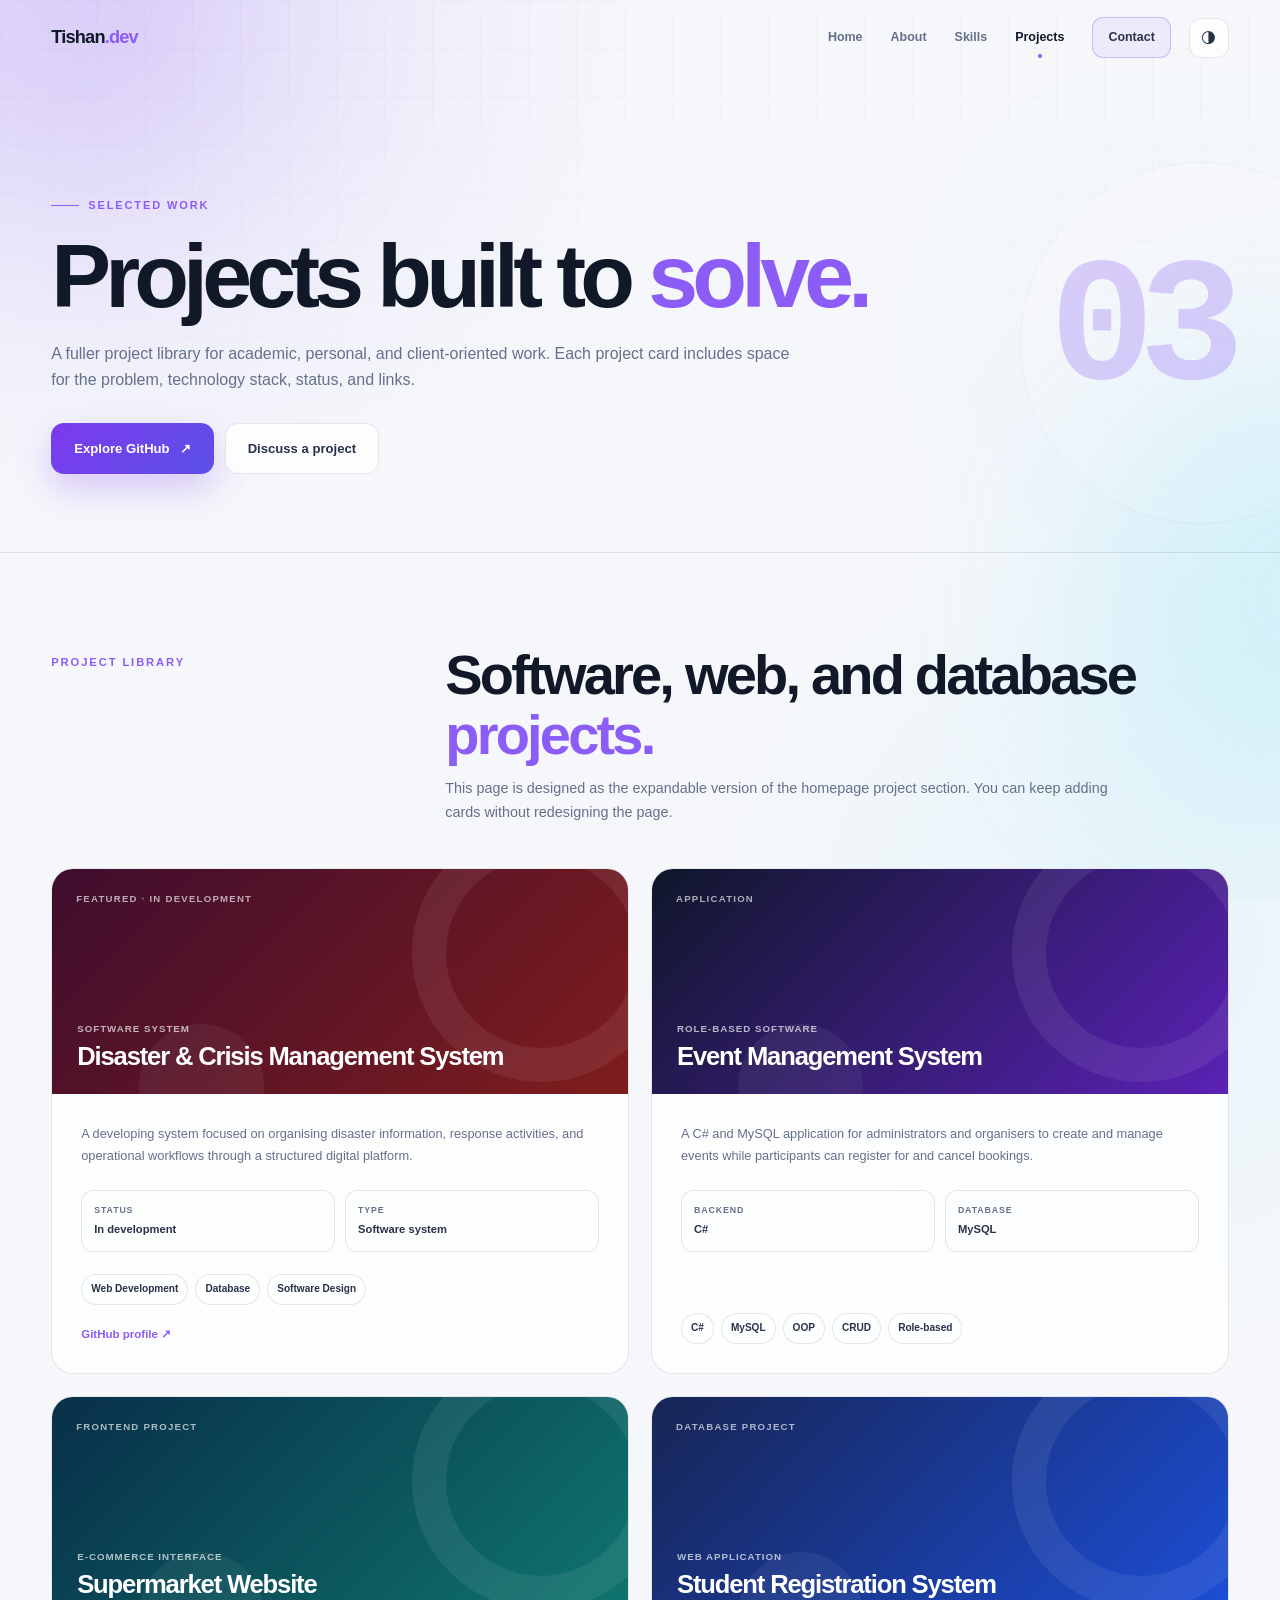
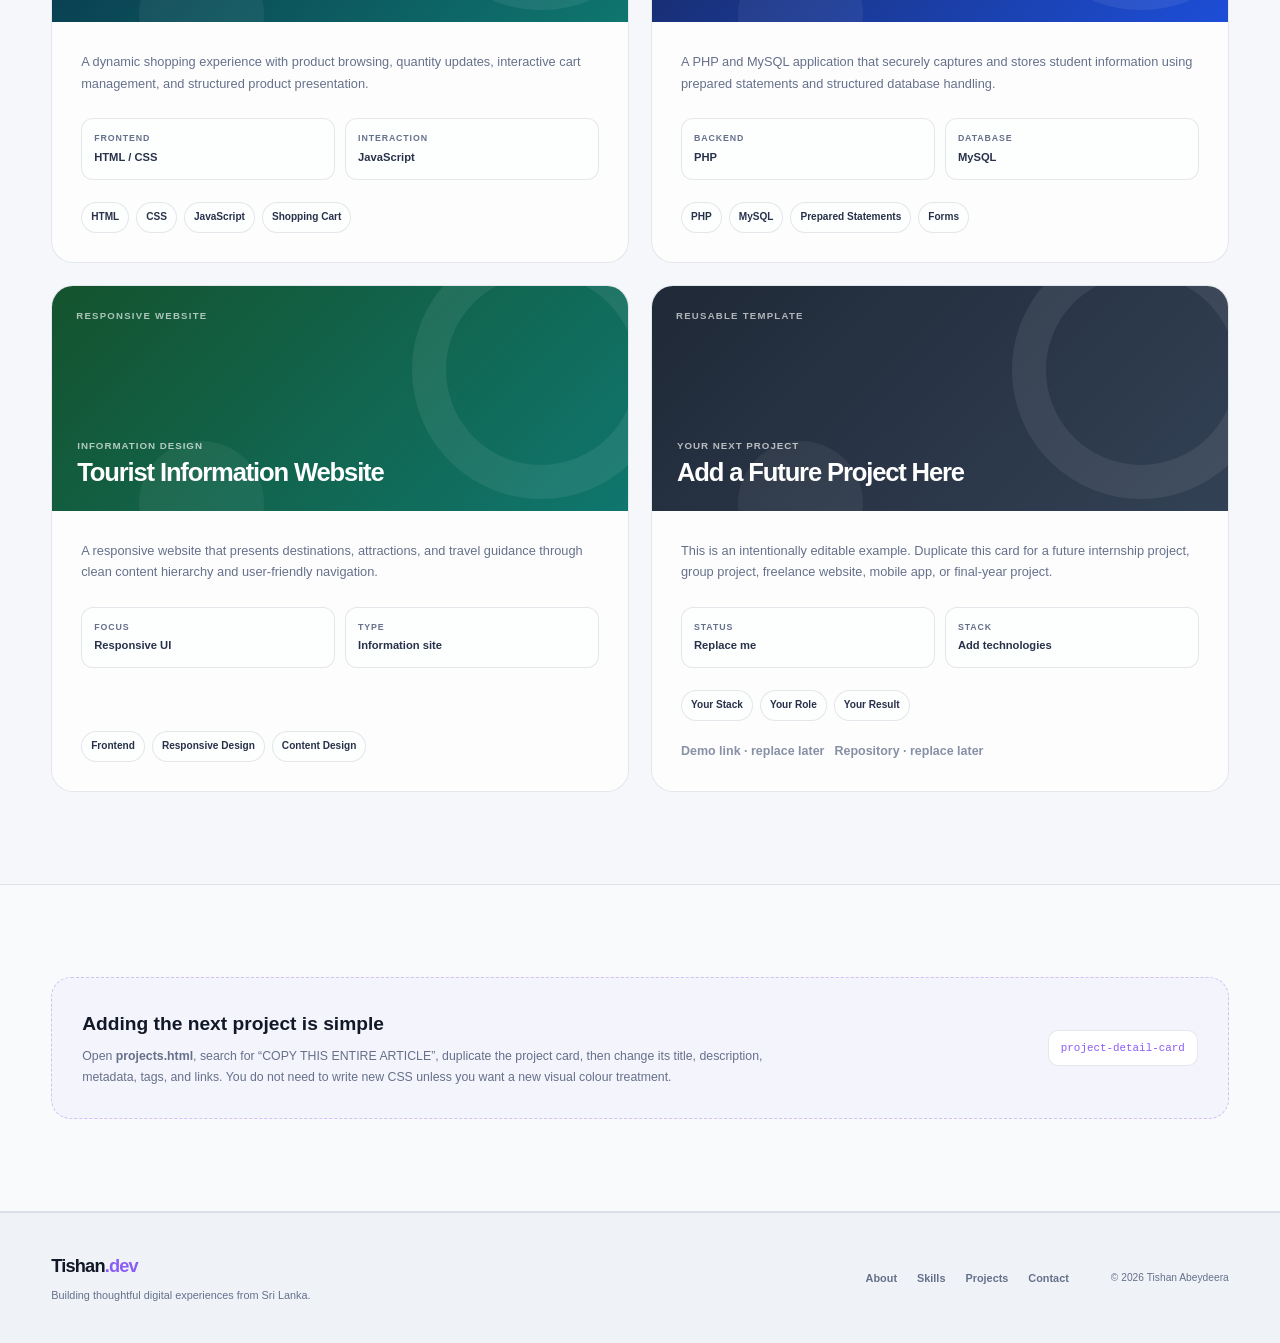
<file: projects.html>
<!DOCTYPE html>
<html lang="en">
<head>
  <meta charset="utf-8">
  <meta name="viewport" content="width=device-width, initial-scale=1">
  <meta name="description" content="Software and web development projects by Tishan Abeydeera, including event management, student registration, e-commerce, tourism, and crisis management systems.">
  <meta name="theme-color" content="#070b17">
  
  <title>PROJECTS | TISHAN ABEYDEERA </title>
  
  <link rel="stylesheet" href="css/indexstyles.css">
  <link rel="stylesheet" href="css/pagestyles.css">
  <script src="js/script.js" defer></script>
</head>
  
<body>
  <a class="skip-link" href="#main">Skip to content</a>
  <div class="background-decoration" aria-hidden="true">
    <div class="orb orb-one"></div>
    <div class="orb orb-two"></div>
    <div class="grid-pattern"></div>
  </div>

  <header class="header" id="header">
    <div class="container navbar">
      <a href="index.html" class="logo" aria-label="Tishan.dev home">
        Tishan<span>.dev</span>
      </a>
      <div class="nav-actions">
        <button class="theme-toggle" id="themeToggle" type="button" aria-label="Switch colour theme" title="Switch theme">
          <span class="theme-icon" aria-hidden="true">◐</span>
        </button>
        <button class="menu-toggle" id="menuToggle" type="button" aria-label="Open navigation menu" aria-expanded="false" aria-controls="navigation">
          <span></span>
          <span></span>
          <span></span>
        </button>
      </div>
      
      <nav class="navigation" id="navigation" aria-label="Primary navigation">
        <a href="index.html" class="nav-link">Home</a>
        <a href="about.html" class="nav-link">About</a>
        <a href="skills.html" class="nav-link">Skills</a>
        <a href="projects.html" class="nav-link active" aria-current="page">Projects</a>
        <a href="contact.html" class="nav-link nav-contact">Contact</a>
      </nav>
    </div>
  </header>

  <main class="page-main" id="main">
    <section class="page-hero">
      <div class="container page-hero-grid">
        
        <div class="reveal">
          <p class="page-kicker">Selected work</p>
          <h1>Projects built to <span>solve.</span></h1>
          <p class="page-hero-copy">
            A fuller project library for academic, personal, and client-oriented work. Each project card includes space for the problem, 
            technology stack, status, and links.
          </p>
          <div class="page-hero-actions">
            <a class="button primary-button" href="https://github.com/Tishan04" target="_blank" rel="noopener noreferrer">
              Explore GitHub <span aria-hidden="true">↗</span>
            </a>
            <a class="button secondary-button" href="contact.html">Discuss a project</a>
          </div>
        </div>
        
        <div class="page-number" aria-hidden="true">03</div>
      </div>
    </section>

    <section class="page-section">
      <div class="container">
        <div class="page-section-heading reveal">
          <p class="section-label">Project library</p>
          <div>
            <h2>Software, web, and database <span>projects.</span></h2>
            <p>
              This page is designed as the expandable version of the homepage project section. You can keep adding cards without 
              redesigning the page.
            </p>
          </div>
        </div>
        <div class="project-page-grid">
          <article class="project-detail-card reveal">
            <div class="project-detail-visual crisis">
              <span class="project-detail-label">Featured · In development</span>
              <div class="project-detail-title">
                <small>Software system</small>
                <strong>Disaster &amp; Crisis Management System</strong>
              </div>
            </div>
            
            <div class="project-detail-body">
              <p>
                A developing system focused on organising disaster information, response activities, and operational workflows through 
                a structured digital platform.
              </p>
              <div class="project-meta">
                <div>
                  <span>Status</span>
                  <strong>In development</strong>
                </div>
                
                <div>
                  <span>Type</span>
                  <strong>Software system</strong>
                </div>
              </div>
              
              <div class="project-tags">
                <span>Web Development</span>
                <span>Database</span>
                <span>Software Design</span>
              </div>
              
              <div class="project-links">
                <a class="text-link" href="https://github.com/Tishan04" target="_blank" rel="noopener noreferrer">GitHub profile ↗</a>
              </div>
            </div>
          </article>

          <article class="project-detail-card reveal">
            <div class="project-detail-visual event">
              <span class="project-detail-label">Application</span>
              <div class="project-detail-title">
                <small>Role-based software</small>
                <strong>Event Management System</strong>
              </div>
            </div>
            
            <div class="project-detail-body">
              <p>
                A C# and MySQL application for administrators and organisers to create and manage events while participants can 
                register for and cancel bookings.
              </p>
              <div class="project-meta">
                <div>
                  <span>Backend</span>
                  <strong>C#</strong>
                </div>
                <div>
                  <span>Database</span>
                  <strong>MySQL</strong>
                </div>
              </div>
              <div class="project-tags">
                <span>C#</span>
                <span>MySQL</span>
                <span>OOP</span>
                <span>CRUD</span>
                <span>Role-based</span>
              </div>
            </div>
          </article>

          <article class="project-detail-card reveal">
            <div class="project-detail-visual market">
              <span class="project-detail-label">Frontend project</span>
              <div class="project-detail-title">
                <small>E-commerce interface</small>
                <strong>Supermarket Website</strong>
              </div>
            </div>
            
            <div class="project-detail-body">
              <p>
                A dynamic shopping experience with product browsing, quantity updates, interactive cart management, and structured 
                product presentation.
              </p>
              <div class="project-meta">
                <div>
                  <span>Frontend</span>
                  <strong>HTML / CSS</strong>
                </div>
                <div>
                  <span>Interaction</span>
                  <strong>JavaScript</strong>
                </div>
              </div>
              <div class="project-tags">
                <span>HTML</span>
                <span>CSS</span>
                <span>JavaScript</span>
                <span>Shopping Cart</span>
              </div>
            </div>
          </article>

          <article class="project-detail-card reveal">
            <div class="project-detail-visual student">
              <span class="project-detail-label">Database project</span>
              <div class="project-detail-title">
                <small>Web application</small>
                <strong>Student Registration System</strong>
              </div>
            </div>
            
            <div class="project-detail-body">
              <p>
                A PHP and MySQL application that securely captures and stores student information using prepared statements and 
                structured database handling.
              </p>
              <div class="project-meta">
                <div>
                  <span>Backend</span>
                  <strong>PHP</strong>
                </div>
                <div>
                  <span>Database</span>
                  <strong>MySQL</strong>
                </div>
              </div>
              <div class="project-tags">
                <span>PHP</span>
                <span>MySQL</span>
                <span>Prepared Statements</span>
                <span>Forms</span>
              </div>
            </div>
          </article>

          <article class="project-detail-card reveal">
            <div class="project-detail-visual travel"><span class="project-detail-label">Responsive website</span><div class="project-detail-title"><small>Information design</small><strong>Tourist Information Website</strong></div></div>
            <div class="project-detail-body"><p>A responsive website that presents destinations, attractions, and travel guidance through clean content hierarchy and user-friendly navigation.</p><div class="project-meta"><div><span>Focus</span><strong>Responsive UI</strong></div><div><span>Type</span><strong>Information site</strong></div></div><div class="project-tags"><span>Frontend</span><span>Responsive Design</span><span>Content Design</span></div></div>
          </article>

          <article class="project-detail-card reveal">
            <div class="project-detail-visual template"><span class="project-detail-label">Reusable template</span><div class="project-detail-title"><small>Your next project</small><strong>Add a Future Project Here</strong></div></div>
            <div class="project-detail-body"><p>This is an intentionally editable example. Duplicate this card for a future internship project, group project, freelance website, mobile app, or final-year project.</p><div class="project-meta"><div><span>Status</span><strong>Replace me</strong></div><div><span>Stack</span><strong>Add technologies</strong></div></div><div class="project-tags"><span>Your Stack</span><span>Your Role</span><span>Your Result</span></div><div class="project-links"><span class="text-link template-placeholder">Demo link · replace later</span><span class="text-link template-placeholder">Repository · replace later</span></div></div>
          </article>
        </div>
      </div>
    </section>

    <section class="page-section alternate-section">
      <div class="container">
        <div class="template-banner reveal"><div><h3>Adding the next project is simple</h3><p>Open <strong>projects.html</strong>, search for “COPY THIS ENTIRE ARTICLE”, duplicate the project card, then change its title, description, metadata, tags, and links. You do not need to write new CSS unless you want a new visual colour treatment.</p></div><span class="template-code">project-detail-card</span></div>
      </div>
    </section>
  </main>

  <footer class="footer"><div class="container footer-content"><div class="footer-brand"><a href="index.html" class="logo">Tishan<span>.dev</span></a><p>Building thoughtful digital experiences from Sri Lanka.</p></div><div class="footer-links"><a href="about.html">About</a><a href="skills.html">Skills</a><a href="projects.html">Projects</a><a href="contact.html">Contact</a></div><p class="copyright">© <span id="currentYear"></span> Tishan Abeydeera</p></div></footer>
  <button class="back-to-top" id="backToTop" type="button" aria-label="Return to the top of the page">↑</button>
</body>
</html>
</file>
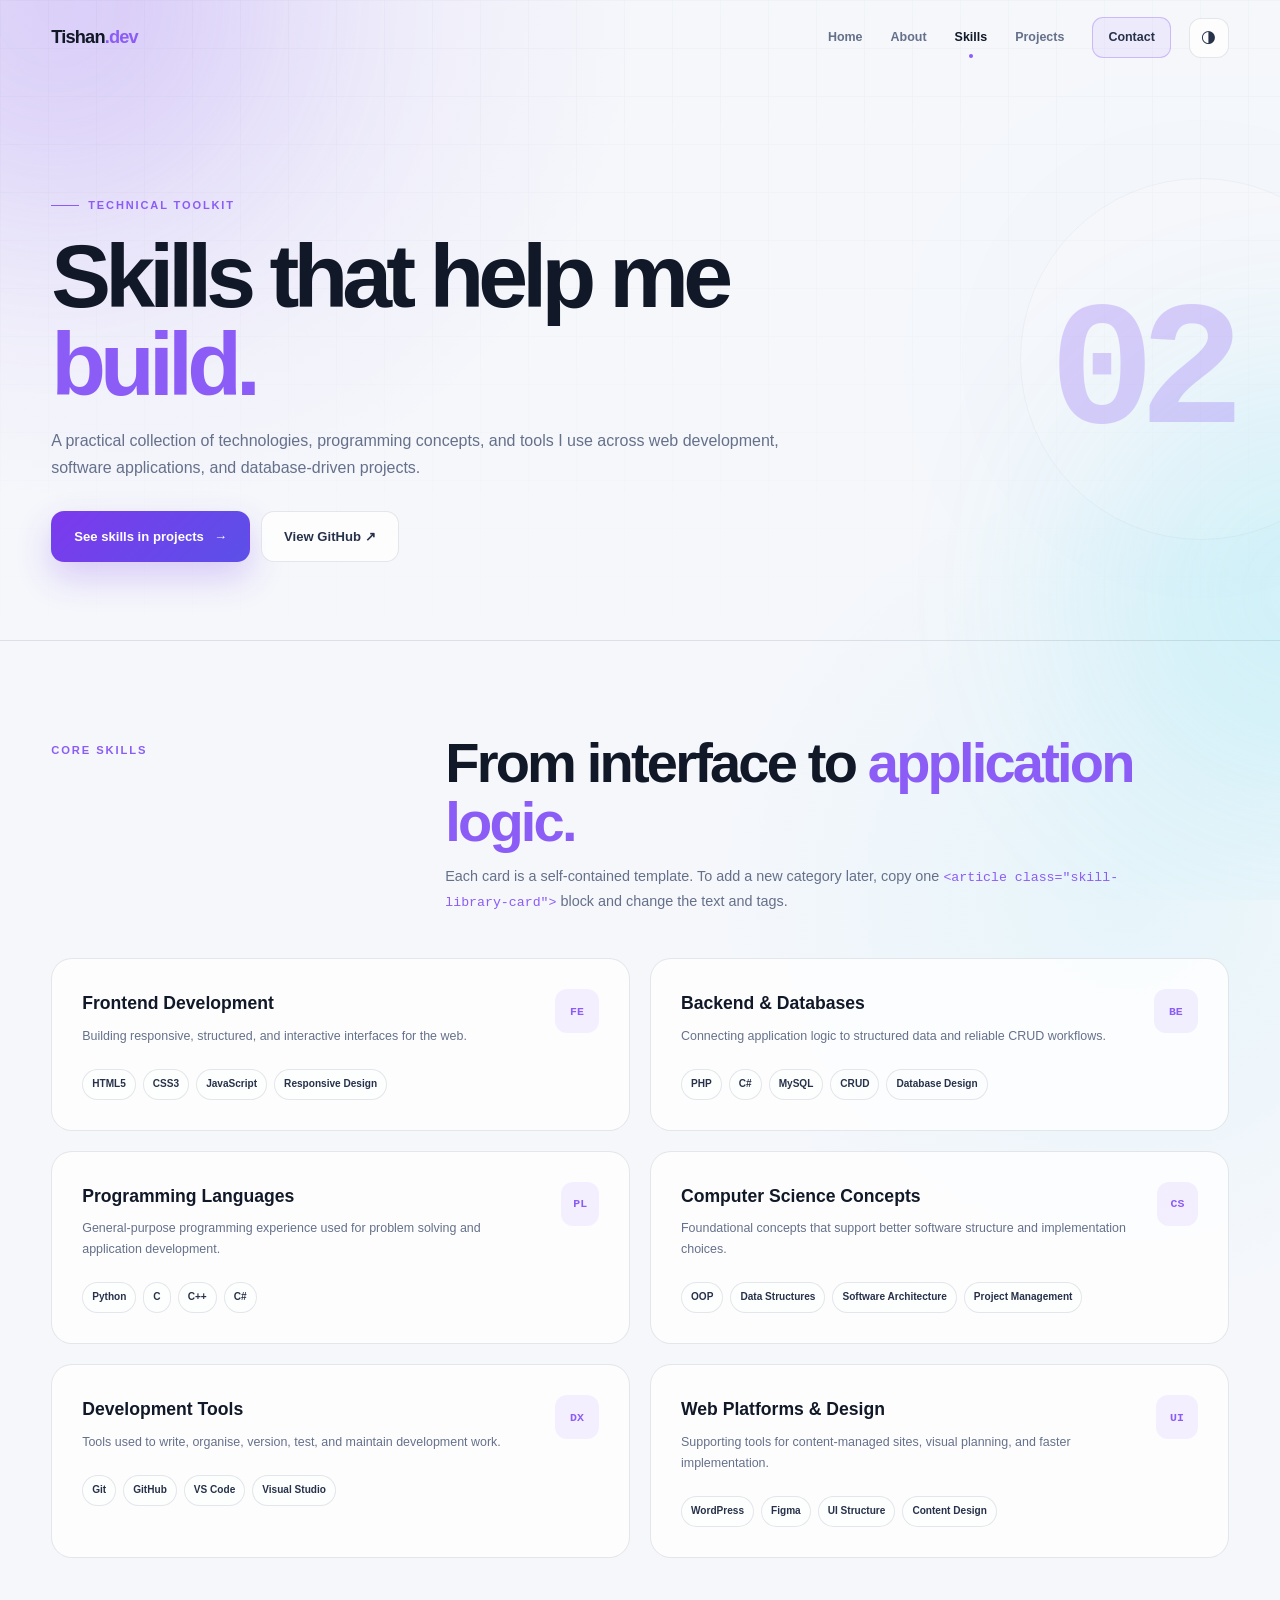
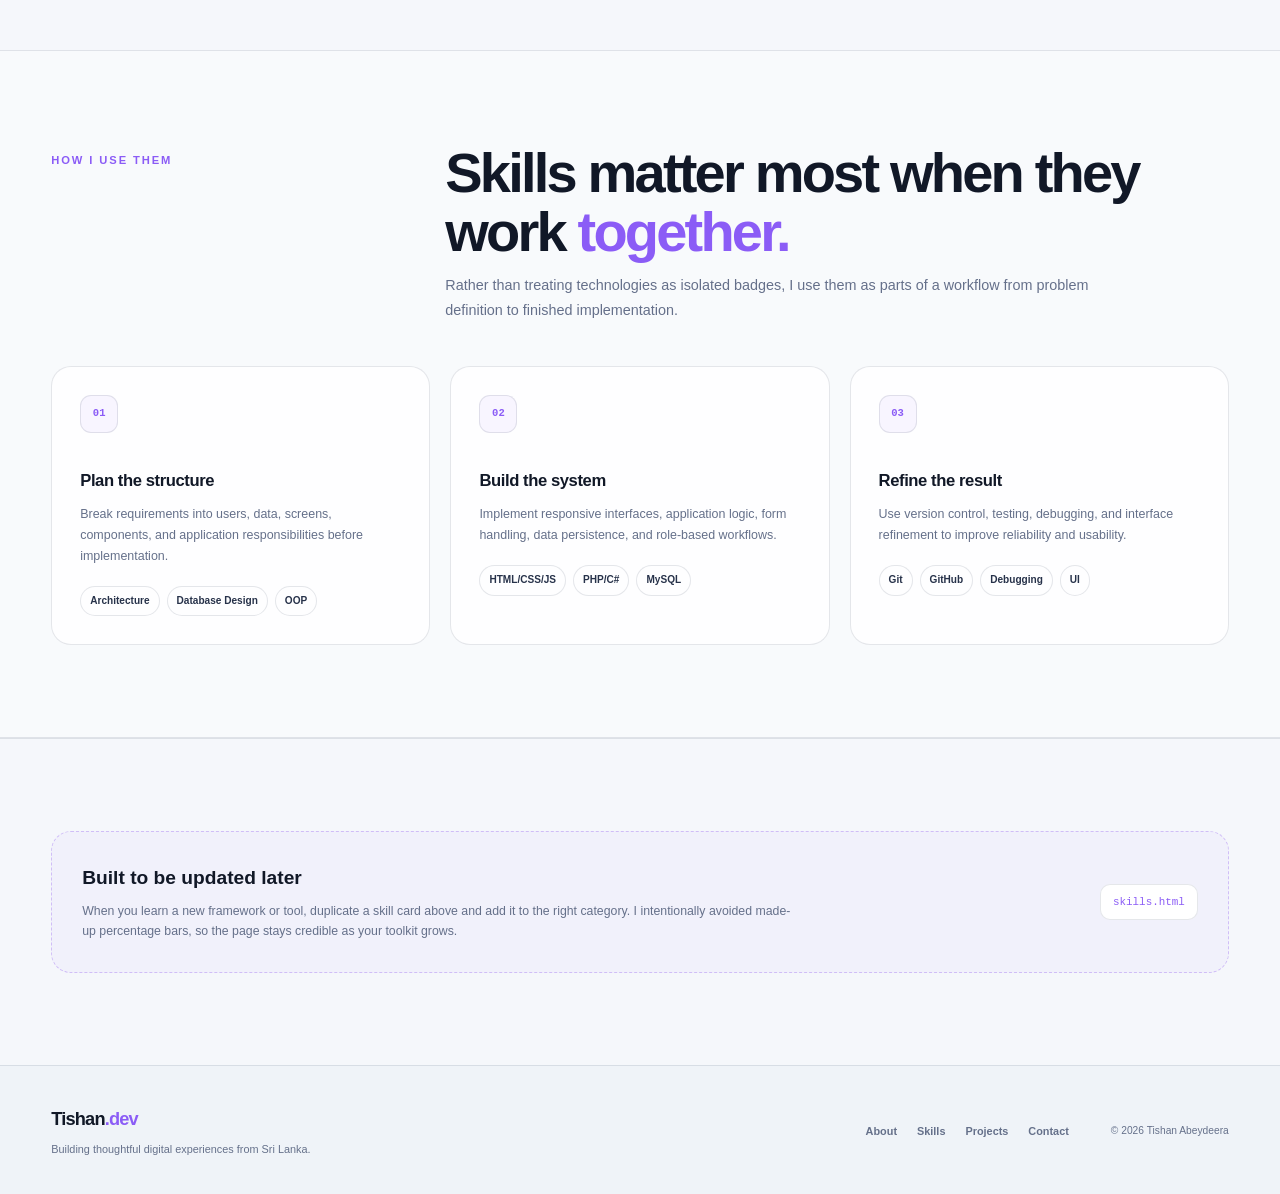
<file: skills.html>
<!DOCTYPE html>
<html lang="en">
<head>
  <meta charset="utf-8">
  <meta name="viewport" content="width=device-width, initial-scale=1">
  <meta name="description" content="Technical skills and development toolkit of Tishan Abeydeera, including frontend, backend, databases, programming languages, and development tools.">
  <meta name="theme-color" content="#070b17">
  
  <title>SKILLS | TISHAN ABEYDEERA </title>
  
  <link rel="stylesheet" href="css/indexstyles.css">
  <link rel="stylesheet" href="css/pagestyles.css">
  <script src="js/script.js" defer></script>
</head>
  
<body>
  <a class="skip-link" href="#main">Skip to content</a>
  
  <div class="background-decoration" aria-hidden="true">
    <div class="orb orb-one"></div>
    <div class="orb orb-two"></div>
    <div class="grid-pattern"></div>
  </div>

  <header class="header" id="header">
    <div class="container navbar">
      <a href="index.html" class="logo" aria-label="Tishan.dev home">
        Tishan<span>.dev</span>
      </a>
      <div class="nav-actions">
        <button class="theme-toggle" id="themeToggle" type="button" aria-label="Switch colour theme" title="Switch theme">
          <span class="theme-icon" aria-hidden="true">◐</span>
        </button>
        <button class="menu-toggle" id="menuToggle" type="button" aria-label="Open navigation menu" aria-expanded="false" aria-controls="navigation">
          <span></span>
          <span></span>
          <span></span>
        </button>
      </div>
      
      <nav class="navigation" id="navigation" aria-label="Primary navigation">
        <a href="index.html" class="nav-link" target="_self">Home</a>
        <a href="about.html" class="nav-link" target="_self">About</a>
        <a href="skills.html" class="nav-link active" aria-current="page" target="_self">Skills</a>
        <a href="projects.html" class="nav-link" target="_self">Projects</a>
        <a href="contact.html" class="nav-link nav-contact" target="_self">Contact</a>
      </nav>
    </div>
  </header>

  <main class="page-main" id="main">
    
    <section class="page-hero">
      <div class="container page-hero-grid">
        
        <div class="reveal">
          <p class="page-kicker">
            Technical toolkit
          </p>
          <h1>Skills that help me <span>build.</span></h1>
          <p class="page-hero-copy">
            A practical collection of technologies, programming concepts, and tools I use across web development, software applications,
            and database-driven projects.
          </p>
          <div class="page-hero-actions">
            <a class="button primary-button" href="projects.html">See skills in projects <span aria-hidden="true">→</span></a>
            <a class="button secondary-button" href="https://github.com/Tishan04" target="_blank" rel="noopener noreferrer">View GitHub ↗</a>
          </div>
        </div>
        
        <div class="page-number" aria-hidden="true">
          02
        </div>
      </div
        ></section>

    <section class="page-section">
      <div class="container">
        <div class="page-section-heading reveal">
          <p class="section-label">Core skills</p>
          <div>
            <h2>From interface to <span>application logic.</span></h2>
            <p>Each card is a self-contained template. To add a new category later, copy one <code>&lt;article class="skill-library-card"&gt;</code> block and change the text and tags.</p>
          </div>
        </div>
        
        <div class="skill-library">  
          
          <article class="skill-library-card reveal">
            <div class="skill-library-top">
              <div>
                <h3>Frontend Development</h3>
                <p>Building responsive, structured, and interactive interfaces for the web.</p>
              </div>
              <span class="skill-library-icon">FE</span>
            </div>
            <div class="skill-tags">
              <span>HTML5</span>
              <span>CSS3</span>
              <span>JavaScript</span>
              <span>Responsive Design</span>
            </div>
          </article>
          
          <article class="skill-library-card reveal">
            <div class="skill-library-top">
              <div>
                <h3>Backend &amp; Databases</h3>
                <p>Connecting application logic to structured data and reliable CRUD workflows.</p>
              </div>
              <span class="skill-library-icon">BE</span>
            </div>
            <div class="skill-tags">
              <span>PHP</span>
              <span>C#</span>
              <span>MySQL</span>
              <span>CRUD</span>
              <span>Database Design</span>
            </div>
          </article>
          
          <article class="skill-library-card reveal">
            <div class="skill-library-top">
              <div>
                <h3>Programming Languages</h3>
                <p>General-purpose programming experience used for problem solving and application development.</p>
              </div>
              <span class="skill-library-icon">PL</span>
            </div>
            <div class="skill-tags">
              <span>Python</span>
              <span>C</span>
              <span>C++</span>
              <span>C#</span>
            </div>
          </article>
          
          <article class="skill-library-card reveal">
            <div class="skill-library-top">
              <div>
                <h3>Computer Science Concepts</h3>
                <p>Foundational concepts that support better software structure and implementation choices.</p>
              </div>
              <span class="skill-library-icon">CS</span>
            </div>
            <div class="skill-tags">
              <span>OOP</span>
              <span>Data Structures</span>
              <span>Software Architecture</span>
              <span>Project Management</span>
            </div>
          </article>
          
          <article class="skill-library-card reveal">
            <div class="skill-library-top">
              <div>
                <h3>Development Tools</h3>
                <p>Tools used to write, organise, version, test, and maintain development work.</p>
              </div>
              <span class="skill-library-icon">DX</span>
            </div>
            <div class="skill-tags">
              <span>Git</span>
              <span>GitHub</span>
              <span>VS Code</span>
              <span>Visual Studio</span>
            </div>
          </article>
          
          <article class="skill-library-card reveal">
            <div class="skill-library-top">
              <div>
                <h3>Web Platforms &amp; Design</h3>
                <p>Supporting tools for content-managed sites, visual planning, and faster implementation.</p>
              </div>
              <span class="skill-library-icon">UI</span>
            </div>
            <div class="skill-tags">
              <span>WordPress</span>
              <span>Figma</span>
              <span>UI Structure</span>
              <span>Content Design</span>
            </div>
          </article>
          
        </div>
      </div>
    </section>

    <section class="page-section alternate-section">
      <div class="container">
        <div class="page-section-heading reveal">
          <p class="section-label">How I use them</p>
          <div>
            <h2>Skills matter most when they work <span>together.</span></h2>
            <p>Rather than treating technologies as isolated badges, I use them as parts of a workflow from problem definition to finished implementation.</p>
          </div>
        </div>
        <div class="card-grid">
          <article class="info-card reveal"><span class="info-card-number">01</span><h3>Plan the structure</h3><p>Break requirements into users, data, screens, components, and application responsibilities before implementation.</p><div class="skill-tags"><span>Architecture</span><span>Database Design</span><span>OOP</span></div></article>
          <article class="info-card reveal"><span class="info-card-number">02</span><h3>Build the system</h3><p>Implement responsive interfaces, application logic, form handling, data persistence, and role-based workflows.</p><div class="skill-tags"><span>HTML/CSS/JS</span><span>PHP/C#</span><span>MySQL</span></div></article>
          <article class="info-card reveal"><span class="info-card-number">03</span><h3>Refine the result</h3><p>Use version control, testing, debugging, and interface refinement to improve reliability and usability.</p><div class="skill-tags"><span>Git</span><span>GitHub</span><span>Debugging</span><span>UI</span></div></article>
        </div>
      </div>
    </section>

    <section class="page-section">
      <div class="container">
        
        <div class="template-banner reveal">
          <div>
            <h3>Built to be updated later</h3>
            <p>When you learn a new framework or tool, duplicate a skill card above and add it to the right category. I intentionally 
              avoided made-up percentage bars, so the page stays credible as your toolkit grows.
            </p>
          </div>
          <span class="template-code">skills.html</span>
        </div>
      
      </div>
    </section>
  </main>

  <footer class="footer">
    <div class="container footer-content">
      <div class="footer-brand">
        <a href="index.html" class="logo">Tishan<span>.dev</span></a>
        <p>
          Building thoughtful digital experiences from Sri Lanka.
        </p>
      </div>
      
      <div class="footer-links">
        <a href="about.html">About</a>
        <a href="skills.html">Skills</a>
        <a href="projects.html">Projects</a>
        <a href="contact.html">Contact</a>
      </div>
      
      <p class="copyright">© <span id="currentYear"></span> Tishan Abeydeera</p>
    </div>
  </footer>
  <button class="back-to-top" id="backToTop" type="button" aria-label="Return to the top of the page">↑</button>
  
</body>
</html>
</file>
<file: css/indexstyles.css>
:root {
  color-scheme: dark;
  --primary: #8b5cf6;
  --primary-strong: #7c3aed;
  --secondary: #22d3ee;
  --accent: #34d399;
  --bg: #070b17;
  --bg-deep: #040711;
  --surface: rgba(15, 23, 42, 0.72);
  --surface-solid: #10182c;
  --surface-hover: #151f38;
  --text: #f8fafc;
  --text-soft: #d6deeb;
  --muted: #8e9ab3;
  --border: rgba(148, 163, 184, 0.14);
  --border-strong: rgba(139, 92, 246, 0.34);
  --shadow: 0 28px 80px rgba(0, 0, 0, 0.32);
  --container: 1180px;
  --header-height: 76px;
  --radius: 24px;
  --transition: 220ms ease;
}

html[data-theme="light"] {
  color-scheme: light;
  --bg: #f5f7fb;
  --bg-deep: #eef2f8;
  --surface: rgba(255, 255, 255, 0.78);
  --surface-solid: #ffffff;
  --surface-hover: #f2f4fa;
  --text: #111827;
  --text-soft: #27324a;
  --muted: #65708a;
  --border: rgba(71, 85, 105, 0.14);
  --border-strong: rgba(124, 58, 237, 0.28);
  --shadow: 0 28px 80px rgba(42, 51, 76, 0.12);
}

* { box-sizing: border-box; margin: 0; padding: 0; }
html { 
  scroll-behavior: smooth; 
  scroll-padding-top: 96px; 
}

body {
  min-height: 100vh;
  overflow-x: hidden;
  color: var(--text);
  background:
    radial-gradient(circle at 10% 0%, rgba(124, 58, 237, 0.11), transparent 32rem),
    radial-gradient(circle at 88% 32%, rgba(34, 211, 238, 0.07), transparent 26rem),
    var(--bg);
  font-family: Inter, ui-sans-serif, -apple-system, BlinkMacSystemFont, "Segoe UI", Roboto, Helvetica, Arial, sans-serif;
  line-height: 1.68;
  -webkit-font-smoothing: antialiased;
}

body.menu-open { 
  overflow: hidden; 
}

a { 
  color: inherit; 
  text-decoration: none; 
}

button, input, textarea { 
  font: inherit; 
}

button { 
  cursor: pointer; 
}

::selection { 
  color: white; 
  background: var(--primary-strong); 
}

:focus-visible { 
  outline: 2px solid var(--secondary); 
  outline-offset: 4px; 
}

input:focus-visible, textarea:focus-visible { 
  outline: none; 
}

.skip-link { 
  position: fixed; 
  top: 12px; 
  left: 12px; 
  z-index: 3000; 
  padding: 9px 14px; 
  border-radius: 10px; 
  color: white; 
  background: var(--primary-strong); 
  transform: translateY(-150%); 
  transition: transform var(--transition); 
}

.skip-link:focus { 
  transform: translateY(0); 
}

.container { 
  width: min(92%, var(--container));
  margin-inline: auto; 
}

.section { 
  position: relative; 
  padding: 112px 0; 
}

.alternate-section { 
  border-block: 1px solid var(--border); 
  background: rgba(255, 255, 255, 0.012); 
}

html[data-theme="light"] .alternate-section { 
  background: rgba(255,255,255,.34); 
}

.background-decoration { 
  position: fixed; inset: 0; 
  z-index: -1; 
  overflow: hidden; 
  pointer-events: none; 
}

.orb { 
  position: absolute; 
  width: 430px; 
  height: 430px; 
  border-radius: 999px; 
  opacity: .16; 
  filter: blur(105px); 
}

.orb-one { 
  top: -210px; 
  left: -160px;
  background: var(--primary); 
}

.orb-two { 
  top: 42%; 
  right: -240px; 
  background: var(--secondary); 
}

.grid-pattern { 
  position: absolute; 
  inset: 0; opacity: .022; 
  background-image: linear-gradient(rgba(255,255,255,.8) 1px, transparent 1px), linear-gradient(90deg, rgba(255,255,255,.8) 1px, transparent 1px); 
  background-size: 48px 48px; 
  mask-image: linear-gradient(to bottom, black, transparent 82%); 
}

html[data-theme="light"] .grid-pattern { 
  opacity: .045; 
  background-image: linear-gradient(rgba(32,44,70,.5) 1px, transparent 1px), linear-gradient(90deg, rgba(32,44,70,.5) 1px, transparent 1px); 
}

.header { 
  position: fixed;
  inset: 0 0 auto;
  z-index: 1000;
  height: var(--header-height);
  border-bottom: 1px solid transparent;
  transition: background var(--transition), border-color var(--transition), box-shadow var(--transition);
}

.header.scrolled { 
  border-color: var(--border); 
  background: color-mix(in srgb, var(--bg) 83%, transparent); 
  box-shadow: 0 12px 40px rgba(0,0,0,.12); 
  backdrop-filter: blur(18px); 
}

.navbar { 
  display: grid; 
  grid-template-columns: 1fr auto; 
  align-items: center; 
  height: 100%; 
}

.logo { 
  font-size: 1.14rem; 
  font-weight: 900; 
  letter-spacing: -.045em; 
}

.logo span { 
  color: var(--primary); 
}

.navigation { 
  display: flex; 
  grid-column: 2; 
  grid-row: 1; 
  align-items: center; 
  gap: 28px; 
}

.nav-link { 
  position: relative; 
  color: var(--muted); 
  font-size: .78rem; 
  font-weight: 700; 
  transition: color var(--transition); 
}

.nav-link::after { 
  position: absolute; 
  bottom: -10px; 
  left: 50%; 
  width: 4px; 
  height: 4px; 
  border-radius: 50%; 
  opacity: 0; 
  background: var(--primary); 
  content: ""; 
  transform: translateX(-50%); 
  transition: opacity var(--transition); 
}

.nav-link:hover, .nav-link.active { 
  color: var(--text); 
}

.nav-link.active::after { 
  opacity: 1; 
}

.nav-contact { 
  padding: 9px 15px; 
  border: 1px solid var(--border-strong); 
  border-radius: 11px; 
  color: var(--text-soft); 
  background: rgba(139,92,246,.08); 
}

.nav-contact::after { 
  display: none; 
}

.nav-actions { 
  display: flex; 
  grid-column: 3;
  grid-row: 1; 
  align-items: center;
  gap: 10px; 
  margin-left: 18px; 
}

.theme-toggle, .menu-toggle { 
  display: grid; 
  width: 40px; 
  height: 40px; 
  border: 1px solid var(--border); 
  border-radius: 12px; 
  place-items: center; 
  color: var(--text-soft); 
  background: var(--surface); 
  transition: border-color var(--transition), transform var(--transition), background var(--transition); 
}

.theme-toggle:hover, .menu-toggle:hover { 
  border-color: var(--border-strong); 
  transform: translateY(-2px); 
}

.theme-icon { 
  font-size: 1.05rem; 
}

.menu-toggle { 
  display: none; 
  position: relative; 
}

.menu-toggle span { 
  position: absolute;
  width: 18px; 
  height: 1.5px; 
  border-radius: 2px;
  background: var(--text); 
  transition: transform var(--transition), opacity var(--transition); 
}

.menu-toggle span:nth-child(1) { 
  transform: translateY(-6px); 
}

.menu-toggle span:nth-child(3) { 
  transform: translateY(6px); 
}

.menu-toggle.active span:nth-child(1) {
  transform: rotate(45deg); 
}

.menu-toggle.active span:nth-child(2) { 
  opacity: 0; 
}

.menu-toggle.active span:nth-child(3) { 
  transform: rotate(-45deg); 
}

.hero { 
  display: flex; 
  min-height: 100svh; 
  padding-top: calc(var(--header-height) + 70px);
  padding-bottom: 72px;
  align-items: center; 
}

.hero-container { 
  display: grid; 
  grid-template-columns: 1.08fr .92fr; 
  align-items: center; 
  gap: 86px; 
}

.eyebrow { 
  display: inline-flex; 
  align-items: center;
  gap: 10px; 
  margin-bottom: 23px; 
  padding: 8px 12px; 
  border: 1px solid rgba(52,211,153,.18); 
  border-radius: 999px;
  color: #9ae6c5;
  background: rgba(52,211,153,.055); 
  font-size: .72rem;
  font-weight: 800; 
}

html[data-theme="light"] .eyebrow { 
  color: #08735a; 
}

.status-dot { 
  width: 7px; 
  height: 7px;
  border-radius: 50%;
  background: var(--accent);
  box-shadow: 0 0 0 5px rgba(52,211,153,.10);
  animation: pulse 2s infinite; 
}

.hero h1 { 
  max-width: 760px;
  margin-bottom: 20px; 
  font-size: clamp(3.1rem, 6.4vw, 5.85rem); 
  line-height: .98; letter-spacing: -.065em;
}

.gradient-text { 
  display: block;
  color: transparent;
  background: linear-gradient(110deg, #c4b5fd 0%, var(--primary) 46%, var(--secondary) 110%);
  -webkit-background-clip: text;
  background-clip: text; 
}

html[data-theme="light"] .gradient-text {
  background: linear-gradient(110deg, #6d28d9, #7c3aed 46%, #0891b2); 
  -webkit-background-clip: text; 
  background-clip: text; 
}

.hero-role {
  margin-bottom: 18px;
  color: var(--text-soft); 
  font-size: clamp(1rem, 2vw, 1.25rem); 
}

.hero-role strong { 
  color: var(--text);
}

#changingRole {
  display: inline-block; 
  min-width: 165px; 
  color: var(--secondary); 
  font-weight: 750; 
  transition: opacity .2s ease, transform .2s ease;
}

.hero-description { 
  max-width: 680px; 
  color: var(--muted);
  font-size: 1rem; 
}

.hero-buttons {
  display: flex; 
  flex-wrap: wrap; 
  gap: 12px; 
  margin-top: 33px; 
}

.button { 
  display: inline-flex;
  min-height: 51px; 
  padding: 12px 22px; 
  border: 1px solid transparent;
  border-radius: 13px; 
  align-items: center;
  justify-content: center; 
  gap: 10px;
  font-size: .82rem;
  font-weight: 800;
  transition: transform var(--transition), box-shadow var(--transition), border-color var(--transition), background var(--transition); 
}

.button:hover { 
  transform: translateY(-3px);
}

.primary-button {
  color: white;
  background: linear-gradient(135deg, var(--primary-strong), #5b50e8);
  box-shadow: 0 15px 35px rgba(124,58,237,.24);
}
.primary-button:hover { 
  box-shadow: 0 20px 42px rgba(124,58,237,.34);
}
.secondary-button {
  border-color: var(--border); 
  color: var(--text-soft);
  background: var(--surface); 
}
.secondary-button:hover { 
  border-color: var(--border-strong); 
  background: var(--surface-hover); 
}
.hero-socials { 
  display: flex; 
  align-items: center; 
  gap: 13px;
  margin-top: 28px;
  color: var(--muted);
  font-size: .75rem;
  font-weight: 700; 
}
.hero-socials a {
  transition: color var(--transition); 
}
.hero-socials a:hover { 
  color: var(--text);
}
.social-divider { 
  width: 28px;
  height: 1px; 
  background: var(--border);
}

.hero-visual { 
  position: relative;
}
.developer-card { 
  position: relative; 
  overflow: visible; 
  border: 1px solid var(--border);
  border-radius: 24px;
  background: color-mix(in srgb, var(--surface-solid) 84%, transparent);
  box-shadow: var(--shadow); 
  transform: perspective(1100px) rotateY(-3deg) rotateX(1deg); 
}
.developer-card::before {
  position: absolute;
  inset: -1px;
  z-index: -1; 
  border-radius: inherit;
  background: linear-gradient(145deg, rgba(139,92,246,.38), transparent 32%, transparent 70%, rgba(34,211,238,.24)); 
  content: "";
  filter: blur(.2px); 
}
.developer-card-header { 
  display: grid;
  grid-template-columns: 1fr auto 1fr;
  align-items: center;
  padding: 15px 19px; 
  border-bottom: 1px solid var(--border);
  color: var(--muted);
  font-family: ui-monospace, SFMono-Regular, Menlo, Consolas, monospace; 
  font-size: .68rem;
}
.window-controls { 
  display: flex;
  gap: 6px;
}
.window-controls span {
  width: 9px;
  height: 9px; 
  border-radius: 50%;
}
.window-controls span:nth-child(1) { 
  background: #fb7185; 
}
.window-controls span:nth-child(2) {
  background: #fbbf24; 
}
.window-controls span:nth-child(3) { 
  background: #34d399;
}
.developer-card-header p { 
  justify-self: center;
}
.code-status {
  justify-self: end;
  color: #6ee7b7;
  font-size: .61rem; 
}
html[data-theme="light"] .code-status { color: #047857; }
.code-content {
  padding: 34px 30px 37px; 
  color: var(--text-soft);
  font-family: ui-monospace, SFMono-Regular, Menlo, Consolas, monospace; font-size: .78rem; 
  line-height: 2.05;
}
.code-indent { 
  padding-left: 25px; 
}
.code-double-indent { 
  padding-left: 50px;
}
.code-purple { 
  color: #c792ea; 
}
.code-blue { 
  color: #82aaff;
}
.code-green {
  color: #c3e88d;
}
.code-yellow { 
  color: #ffcb6b;
}
html[data-theme="light"] .code-purple {
  color: #7e22ce; 
} html[data-theme="light"] 
.code-blue { 
  color: #1d4ed8; 
} html[data-theme="light"] 
.code-green { 
  color: #15803d;
} html[data-theme="light"] 
.code-yellow {
  color: #a16207;
}
.floating-badge {
  position: absolute; 
  display: flex; 
  align-items: center;
  gap: 9px; 
  padding: 11px 14px; 
  border: 1px solid var(--border);
  border-radius: 13px; 
  color: var(--text-soft); 
  background: color-mix(in srgb, var(--surface-solid) 90%, transparent);
  box-shadow: 0 12px 34px rgba(0,0,0,.2); backdrop-filter: blur(12px); font-size: .68rem; font-weight: 800; animation: float 4.5s ease-in-out infinite; }
.floating-badge > span { display: grid; width: 27px; height: 27px; border-radius: 8px; place-items: center; color: var(--primary); background: rgba(139,92,246,.12); }
.badge-one { top: 18%; right: -43px; }.badge-two { bottom: 12%; left: -48px; animation-delay: 1.2s; }
.scroll-indicator { position: absolute; bottom: 24px; left: 50%; display: flex; align-items: center; gap: 13px; color: var(--muted); font-size: .65rem; font-weight: 700; transform: translateX(-50%); }
.scroll-line { position: relative; width: 44px; height: 1px; overflow: hidden; background: var(--border); }
.scroll-line::after { position: absolute; inset: 0; background: var(--primary); content: ""; animation: scrollLine 1.9s ease-in-out infinite; transform: translateX(-100%); }

.statistics { position: relative; z-index: 3; padding: 0 0 18px; }
.statistics-grid { display: grid; grid-template-columns: repeat(4,1fr); overflow: hidden; border: 1px solid var(--border); border-radius: 21px; background: var(--surface); box-shadow: var(--shadow); backdrop-filter: blur(14px); }
.stat-card { padding: 25px 23px; border-right: 1px solid var(--border); }
.stat-card:last-child { border-right: 0; }
.stat-kicker { display: block; margin-bottom: 7px; color: var(--muted); font-size: .62rem; font-weight: 800; letter-spacing: .12em; text-transform: uppercase; }
.stat-card h2 { margin-bottom: 3px; color: var(--text); font-size: 1.4rem; letter-spacing: -.035em; }
.stat-card p { color: var(--muted); font-size: .73rem; }

.section-heading { max-width: 780px; margin: 0 auto 58px; text-align: center; }
.section-label { margin-bottom: 9px; color: var(--primary); font-size: .7rem; font-weight: 900; letter-spacing: .17em; text-transform: uppercase; }
.section-heading h2 { margin-bottom: 16px; font-size: clamp(2.2rem, 4.7vw, 3.5rem); line-height: 1.08; letter-spacing: -.05em; }
.section-heading h2 span { color: var(--primary); }
.section-heading > p:last-child { max-width: 660px; margin-inline: auto; color: var(--muted); font-size: .96rem; }

.about-grid { display: grid; grid-template-columns: .88fr 1.12fr; align-items: center; gap: 76px; }
.profile-card { position: relative; overflow: hidden; padding: 34px; border: 1px solid var(--border); border-radius: var(--radius); background: linear-gradient(145deg, rgba(139,92,246,.085), rgba(34,211,238,.025)), var(--surface); box-shadow: var(--shadow); }
.profile-card::after { position: absolute; top: -80px; right: -80px; width: 190px; height: 190px; border-radius: 50%; background: rgba(139,92,246,.16); content: ""; filter: blur(18px); }
.profile-top { position: relative; z-index: 1; display: flex; align-items: center; gap: 19px; }
.profile-avatar { display: grid; flex: 0 0 86px; width: 86px; height: 86px; border: 1px solid rgba(196,181,253,.35); border-radius: 23px; place-items: center; color: white; background: linear-gradient(145deg, #7c3aed, #2563eb); box-shadow: 0 15px 35px rgba(124,58,237,.28); font-size: 1.8rem; font-weight: 900; letter-spacing: -.07em; }
.profile-top h3 { margin: 4px 0 1px; font-size: 1.22rem; }
.profile-top > div:last-child > p:last-child { color: var(--muted); font-size: .76rem; }
.profile-status { display: flex; align-items: center; gap: 6px; color: var(--accent); font-size: .61rem; font-weight: 800; text-transform: uppercase; letter-spacing: .09em; }
.profile-status span { width: 6px; height: 6px; border-radius: 50%; background: var(--accent); }
.profile-stack { display: flex; flex-wrap: wrap; gap: 7px; margin: 28px 0; }
.profile-stack span { padding: 6px 9px; border: 1px solid var(--border); border-radius: 999px; color: var(--text-soft); background: rgba(255,255,255,.02); font-size: .63rem; font-weight: 750; }
.profile-details { display: grid; gap: 16px; }
.profile-details > div { padding-top: 15px; border-top: 1px solid var(--border); }
.profile-details span, .profile-details strong, .profile-details a { display: block; }
.profile-details span { margin-bottom: 3px; color: var(--muted); font-size: .6rem; font-weight: 750; letter-spacing: .1em; text-transform: uppercase; }
.profile-details strong, .profile-details a { color: var(--text-soft); font-size: .78rem; font-weight: 700; overflow-wrap: anywhere; }
.profile-details a:hover { color: var(--primary); }
.about-lead { color: var(--text-soft)!important; font-size: 1.13rem!important; line-height: 1.65; }
.about-content > p { margin-bottom: 18px; color: var(--muted); font-size: .92rem; }
.about-highlights { display: grid; grid-template-columns: repeat(2,1fr); gap: 16px; margin: 31px 0; }
.highlight-item { display: flex; gap: 12px; padding: 16px; border: 1px solid var(--border); border-radius: 15px; background: rgba(255,255,255,.018); }
.highlight-item > span { color: var(--primary); font-family: ui-monospace, monospace; font-size: .65rem; font-weight: 900; }
.highlight-item h3 { margin-bottom: 3px; font-size: .82rem; }
.highlight-item p { color: var(--muted); font-size: .71rem; line-height: 1.5; }
.text-link { display: inline-flex; align-items: center; gap: 9px; color: var(--primary); font-size: .78rem; font-weight: 800; }
.text-link span { transition: transform var(--transition); }.text-link:hover span { transform: translate(3px,-2px); }

.skills-grid { display: grid; grid-template-columns: repeat(2,1fr); gap: 22px; }
.skill-category { padding: 31px; border: 1px solid var(--border); border-radius: 20px; background: var(--surface); transition: transform var(--transition), border-color var(--transition), background var(--transition); }
.skill-category:hover { border-color: var(--border-strong); background: var(--surface-hover); transform: translateY(-6px); }
.skill-heading { display: flex; align-items: center; justify-content: space-between; margin-bottom: 24px; }
.skill-icon { display: grid; width: 43px; height: 43px; border-radius: 12px; place-items: center; color: white; background: linear-gradient(145deg, var(--primary-strong), #4f46e5); font-size: .68rem; font-weight: 900; }
.skill-level { color: var(--muted); font-size: .62rem; font-weight: 800; letter-spacing: .1em; text-transform: uppercase; }
.skill-category h3 { margin-bottom: 8px; font-size: 1.05rem; }
.skill-category > p { min-height: 50px; margin-bottom: 21px; color: var(--muted); font-size: .81rem; }
.skill-tags, .project-tags { display: flex; flex-wrap: wrap; gap: 7px; }
.skill-tags span, .project-tags span { padding: 6px 9px; border: 1px solid var(--border); border-radius: 999px; color: var(--text-soft); background: rgba(255,255,255,.02); font-size: .63rem; font-weight: 700; }

.project-featured { display: grid; grid-template-columns: 1.04fr .96fr; overflow: hidden; margin-bottom: 26px; border: 1px solid var(--border); border-radius: 25px; background: var(--surface); box-shadow: var(--shadow); }
.project-featured-preview { position: relative; display: grid; min-height: 410px; padding: 30px; place-items: center; overflow: hidden; }
.crisis-preview { background: radial-gradient(circle at 18% 20%, rgba(255,255,255,.18), transparent 23%), linear-gradient(135deg, #0f766e, #4338ca 55%, #7c3aed); }
.project-state { position: absolute; top: 25px; left: 25px; z-index: 2; padding: 7px 10px; border: 1px solid rgba(255,255,255,.25); border-radius: 999px; color: white; background: rgba(0,0,0,.15); backdrop-filter: blur(10px); font-size: .61rem; font-weight: 800; letter-spacing: .07em; text-transform: uppercase; }
.project-mockup { width: min(86%, 500px); overflow: hidden; border: 1px solid rgba(255,255,255,.22); border-radius: 15px; background: rgba(5,10,27,.78); box-shadow: 0 26px 55px rgba(0,0,0,.28); transform: perspective(800px) rotateY(-5deg) rotateX(2deg); }
.mockup-bar { display: flex; gap: 5px; padding: 10px 12px; border-bottom: 1px solid rgba(255,255,255,.08); }
.mockup-bar span { width: 6px; height: 6px; border-radius: 50%; background: rgba(255,255,255,.45); }
.mockup-layout { display: grid; grid-template-columns: 26% 1fr; min-height: 210px; }
.mockup-sidebar { border-right: 1px solid rgba(255,255,255,.08); background: rgba(255,255,255,.035); }
.mockup-main { display: grid; grid-template-columns: repeat(2,1fr); gap: 10px; padding: 18px; }
.mockup-main span { min-height: 73px; border: 1px solid rgba(255,255,255,.08); border-radius: 8px; background: linear-gradient(145deg, rgba(255,255,255,.10), rgba(255,255,255,.03)); }
.project-featured-content { display: flex; flex-direction: column; justify-content: center; padding: 48px; }
.project-type { margin-bottom: 10px; color: var(--primary); font-size: .65rem; font-weight: 900; letter-spacing: .11em; text-transform: uppercase; }
.project-featured-content h3 { margin-bottom: 15px; font-size: clamp(1.75rem, 3.6vw, 2.55rem); line-height: 1.12; letter-spacing: -.04em; }
.project-featured-content > p:not(.project-type) { margin-bottom: 22px; color: var(--muted); font-size: .9rem; }
.project-featured-content .project-tags { margin-bottom: 25px; }
.projects-grid { display: grid; grid-template-columns: repeat(2,1fr); gap: 24px; }
.project-card { overflow: hidden; border: 1px solid var(--border); border-radius: 21px; background: var(--surface); transition: transform var(--transition), border-color var(--transition), box-shadow var(--transition); }
.project-card:hover { border-color: var(--border-strong); box-shadow: var(--shadow); transform: translateY(-6px); }
.project-preview { position: relative; display: flex; min-height: 205px; padding: 26px; align-items: flex-end; overflow: hidden; color: white; }
.project-preview::before { position: absolute; top: -80px; right: -50px; width: 210px; height: 210px; border: 34px solid rgba(255,255,255,.07); border-radius: 50%; content: ""; }
.project-preview::after { position: absolute; bottom: -70px; left: 22%; width: 150px; height: 150px; border-radius: 50%; background: rgba(255,255,255,.06); content: ""; }
.event-preview { background: linear-gradient(135deg, #4338ca, #7c3aed); }.supermarket-preview { background: linear-gradient(135deg, #047857, #0f766e); }.student-preview { background: linear-gradient(135deg, #b45309, #ea580c); }.tourism-preview { background: linear-gradient(135deg, #0369a1, #0f766e); }
.project-preview > div { position: relative; z-index: 1; }
.project-preview small, .project-preview strong { display: block; }
.project-preview small { margin-bottom: 5px; color: rgba(255,255,255,.72); font-size: .61rem; font-weight: 800; letter-spacing: .12em; text-transform: uppercase; }
.project-preview strong { font-size: 1.45rem; letter-spacing: -.035em; }
.project-index { position: absolute; top: 21px; right: 23px; z-index: 2; color: rgba(255,255,255,.52); font-family: ui-monospace, monospace; font-size: .68rem; font-weight: 800; }
.project-content { padding: 27px; }
.project-content h3 { margin-bottom: 10px; font-size: 1.08rem; }
.project-content > p { min-height: 84px; margin-bottom: 20px; color: var(--muted); font-size: .79rem; }
.github-cta { display: flex; align-items: center; justify-content: space-between; gap: 35px; margin-top: 27px; padding: 31px 34px; border: 1px solid var(--border); border-radius: 20px; background: linear-gradient(135deg, rgba(139,92,246,.08), rgba(34,211,238,.025)), var(--surface); }
.github-cta h3 { margin-bottom: 5px; font-size: 1.25rem; }.github-cta > div > p:last-child { color: var(--muted); font-size: .79rem; }

.process-grid { display: grid; grid-template-columns: repeat(4,1fr); gap: 16px; }
.process-card { position: relative; min-height: 220px; padding: 27px; overflow: hidden; border: 1px solid var(--border); border-radius: 19px; background: var(--surface); transition: transform var(--transition), border-color var(--transition); }
.process-card:hover { border-color: var(--border-strong); transform: translateY(-5px); }
.process-card::after { position: absolute; right: -22px; bottom: -55px; color: rgba(139,92,246,.045); font-size: 9rem; font-weight: 900; content: attr(data-number); }
.process-card > span { display: inline-grid; width: 36px; height: 36px; margin-bottom: 34px; border: 1px solid var(--border); border-radius: 10px; place-items: center; color: var(--primary); font-family: ui-monospace, monospace; font-size: .64rem; font-weight: 900; }
.process-card h3 { margin-bottom: 8px; font-size: 1rem; }.process-card p { color: var(--muted); font-size: .76rem; }

.contact-section { border-top: 1px solid var(--border); background: radial-gradient(circle at 14% 42%, rgba(139,92,246,.13), transparent 30%), rgba(255,255,255,.008); }
.contact-container { display: grid; grid-template-columns: .9fr 1.1fr; align-items: start; gap: 70px; }
.contact-introduction h2 { margin-bottom: 18px; font-size: clamp(2.2rem, 5vw, 3.7rem); line-height: 1.06; letter-spacing: -.055em; }
.contact-introduction h2 span { color: var(--primary); }
.contact-introduction > p:not(.section-label) { color: var(--muted); font-size: .9rem; }
.contact-details { display: grid; gap: 11px; margin-top: 29px; }
.contact-item { display: flex; align-items: center; gap: 14px; padding: 14px; border: 1px solid var(--border); border-radius: 14px; background: rgba(255,255,255,.018); transition: transform var(--transition), border-color var(--transition), background var(--transition); }
a.contact-item:hover { border-color: var(--border-strong); background: var(--surface); transform: translateX(4px); }
.contact-item-icon { display: grid; flex: 0 0 40px; width: 40px; height: 40px; border-radius: 11px; place-items: center; color: var(--primary); background: rgba(139,92,246,.10); font-size: .72rem; font-weight: 900; }
.contact-item small, .contact-item strong { display: block; }.contact-item small { margin-bottom: 1px; color: var(--muted); font-size: .56rem; font-weight: 800; letter-spacing: .11em; text-transform: uppercase; }.contact-item strong { overflow-wrap: anywhere; color: var(--text-soft); font-size: .76rem; }.contact-arrow { margin-left: auto; color: var(--muted); }
.contact-form { padding: 34px; border: 1px solid var(--border); border-radius: 22px; background: var(--surface); box-shadow: var(--shadow); }
.form-heading { margin-bottom: 26px; padding-bottom: 18px; border-bottom: 1px solid var(--border); }.form-heading span { display: block; margin-bottom: 3px; font-size: 1rem; font-weight: 850; }.form-heading p { color: var(--muted); font-size: .7rem; }
.form-row { display: grid; grid-template-columns: repeat(2,1fr); gap: 14px; }.form-group { margin-bottom: 16px; }.form-group label { display: block; margin-bottom: 6px; color: var(--text-soft); font-size: .69rem; font-weight: 750; }
.form-group input, .form-group textarea { width: 100%; border: 1px solid var(--border); border-radius: 11px; outline: none; color: var(--text); background: rgba(255,255,255,.022); transition: border-color var(--transition), box-shadow var(--transition), background var(--transition); }
.form-group input { height: 48px; padding: 0 14px; }.form-group textarea { min-height: 142px; padding: 13px 14px; resize: vertical; }.form-group input::placeholder, .form-group textarea::placeholder { color: color-mix(in srgb, var(--muted) 65%, transparent); }
.form-group input:focus, .form-group textarea:focus { border-color: var(--primary); background: var(--surface-solid); box-shadow: 0 0 0 4px rgba(139,92,246,.10); }
.form-group .invalid { border-color: #fb7185; box-shadow: 0 0 0 4px rgba(251,113,133,.08); }.form-error { min-height: 20px; margin: -3px 0 9px; color: #fb7185; font-size: .68rem; }.form-button { width: 100%; border: 0; }

.footer { padding: 38px 0; border-top: 1px solid var(--border); background: color-mix(in srgb, var(--bg-deep) 78%, transparent); }
.footer-content { display: grid; grid-template-columns: 1fr auto auto; align-items: center; gap: 42px; }.footer-brand p { margin-top: 5px; color: var(--muted); font-size: .68rem; }.footer-links { display: flex; gap: 20px; }.footer-links a { color: var(--muted); font-size: .68rem; font-weight: 700; transition: color var(--transition); }.footer-links a:hover { color: var(--text); }.copyright { color: var(--muted); font-size: .64rem; text-align: right; }
.back-to-top { 
  position: fixed; 
  right: 20px; 
  bottom: 20px; 
  z-index: 700; 
  display: grid; 
  width: 44px; 
  height: 44px; 
  border: 1px solid var(--border-strong); 
  border-radius: 13px; 
  place-items: center; 
  opacity: 0; 
  visibility: hidden; 
  color: white; 
  background: rgba(124,58,237,.9); 
  box-shadow: 0 13px 32px rgba(124,58,237,.28); 
  transform: translateY(10px); 
  transition: opacity var(--transition), visibility var(--transition), transform var(--transition); 
}

.back-to-top.visible { 
  opacity: 1; 
  visibility: visible; 
  transform: translateY(0); 
}

.reveal { 
  opacity: 0; 
  transform: translateY(22px); 
  transition: opacity .7s ease, transform .7s cubic-bezier(.2,.7,.2,1); 
}

.reveal.visible { 
  opacity: 1; 
  transform: none; 
}

@keyframes pulse { 0%,100% { box-shadow: 0 0 0 5px rgba(52,211,153,.10); } 50% { box-shadow: 0 0 0 9px rgba(52,211,153,0); } }
@keyframes float { 0%,100% { transform: translateY(0); } 50% { transform: translateY(-9px); } }
@keyframes scrollLine { 0% { transform: translateX(-100%); } 55%,100% { transform: translateX(100%); } }

@media (max-width: 1040px) {
  .hero-container { gap: 48px; }
  .badge-one { right: -15px; }.badge-two { left: -15px; }
  .process-grid { grid-template-columns: repeat(2,1fr); }
  .footer-content { grid-template-columns: 1fr auto; }.copyright { grid-column: 1/-1; text-align: left; }
}

@media (max-width: 880px) {
  :root { --header-height: 70px; }
  .section { padding: 88px 0; }
  .navbar { grid-template-columns: 1fr auto; }
  .nav-actions { grid-column: 2; margin-left: 0; }
  .menu-toggle { display: grid; }
  .navigation { 
    position: fixed; 
    top: var(--header-height); 
    right: 0; 
    display: flex; 
    flex-direction: column; 
    align-items: stretch; 
    width: min(82%, 350px); 
    height: calc(100dvh - var(--header-height)); 
    padding: 30px; 
    border-left: 1px solid var(--border); 
    background: color-mix(in srgb, var(--bg) 96%, transparent); 
    box-shadow: -20px 30px 60px rgba(0,0,0,.2); 
    transform: translateX(105%); 
    transition: transform .3s ease; 
    backdrop-filter: blur(18px); 
  }
  .navigation.open { 
    transform: translateX(0); 
  }
  .nav-link { 
    padding: 9px 0; 
    font-size: .92rem; 
  }.
  nav-link::after {
    display: none; 
  }
  .nav-contact { 
    margin-top: 5px; 
    padding: 10px 14px; 
    text-align: center;
  }
  .hero { 
    min-height: auto; 
    padding-top: 140px; }.hero-container, .about-grid, .contact-container { grid-template-columns: 1fr; }.hero-container { gap: 75px; }.hero-content { text-align: center; }.hero-description { margin-inline: auto; }.eyebrow, .hero-buttons, .hero-socials { justify-content: center; }.hero-visual { width: min(100%, 610px); margin-inline: auto; }.developer-card { transform: none; }
  .statistics-grid { grid-template-columns: repeat(2,1fr); }.stat-card:nth-child(2) { border-right: 0; }.stat-card:nth-child(-n+2) { border-bottom: 1px solid var(--border); }
  .about-grid, .contact-container { gap: 48px; }.profile-card { width: min(100%, 570px); margin-inline: auto; }.contact-introduction { text-align: center; }.contact-details { max-width: 560px; margin-inline: auto; margin-top: 28px; text-align: left; }
  .project-featured { grid-template-columns: 1fr; }.project-featured-preview { min-height: 330px; }.project-featured-content { padding: 38px; }
}

@media (max-width: 700px) {
  .skills-grid, .projects-grid { grid-template-columns: 1fr; }
  .project-content > p { min-height: auto; }
  .github-cta { align-items: flex-start; flex-direction: column; }.github-cta .button { width: 100%; }
  .scroll-indicator { display: none; }
}

@media (max-width: 560px) {
  .container { width: min(91%, var(--container)); }.section { padding: 75px 0; }.hero { padding-top: 120px; padding-bottom: 65px; }.hero h1 { font-size: clamp(2.65rem, 13vw, 4rem); }.hero-role { font-size: .92rem; }.hero-buttons { flex-direction: column; }.hero-buttons .button { width: 100%; }.hero-socials { flex-wrap: wrap; }.developer-card { border-radius: 18px; }.developer-card-header { padding: 13px 14px; }.code-content { padding: 23px 16px 26px; overflow-x: auto; font-size: .65rem; }.floating-badge { display: none; }
  .statistics-grid { grid-template-columns: 1fr; }.stat-card { border-right: 0; border-bottom: 1px solid var(--border); }.stat-card:last-child { border-bottom: 0; }
  .section-heading { margin-bottom: 42px; }.section-heading h2 { font-size: 2.25rem; }
  .profile-card, .skill-category, .project-content, .contact-form { padding: 24px; }.profile-top { align-items: flex-start; }.profile-avatar { flex-basis: 72px; width: 72px; height: 72px; border-radius: 19px; font-size: 1.45rem; }.about-highlights, .process-grid { grid-template-columns: 1fr; }
  .project-featured-preview { min-height: 260px; padding: 20px; }.project-featured-content { padding: 28px 24px; }.project-mockup { width: 95%; }.mockup-layout { min-height: 160px; }.mockup-main { gap: 7px; padding: 12px; }.mockup-main span { min-height: 52px; }.project-preview { min-height: 180px; padding: 22px; }.github-cta { padding: 25px; }
  .form-row { grid-template-columns: 1fr; gap: 0; }
  .footer-content { grid-template-columns: 1fr; text-align: center; gap: 22px; }.footer-links { justify-content: center; flex-wrap: wrap; }.copyright { text-align: center; }.back-to-top { right: 14px; bottom: 14px; }
}

@media (prefers-reduced-motion: reduce) {
  *, *::before, *::after { scroll-behavior: auto !important; animation-duration: .01ms !important; animation-iteration-count: 1 !important; transition-duration: .01ms !important; }
  .reveal { opacity: 1; transform: none; }
}
</file>
<file: css/pagestyles.css>
/* Standalone portfolio page styles.
   Shared homepage styling lives in indexstyles.css.
   Edit this file when you want to change the inner pages without touching the homepage. */

.page-main { 
   padding-top: var(--header-height); 
}

.page-hero { 
   position: relative;
   padding: 112px 0 78px;
   border-bottom: 1px solid var(--border);
   overflow: hidden; 
}

.page-hero::after { 
   position: absolute;
   top: 18%;
   right: -8%;
   width: 360px;
   height: 360px; 
   border: 1px solid var(--border);
   border-radius: 50%; 
   opacity: .35;
   content: "";
   box-shadow: 0 0 0 58px rgba(139,92,246,.025), 0 0 0 116px rgba(34,211,238,.018); 
   pointer-events: none;
}

.page-hero-grid { 
   position: relative;
   z-index: 1;
   display: grid;
   grid-template-columns: minmax(0,1fr) auto;
   align-items: end;
   gap: 54px;
}

.page-kicker {
   display: inline-flex;
   align-items: center; 
   gap: 9px; 
   margin-bottom: 18px; 
   color: var(--primary); 
   font-size: .69rem; 
   font-weight: 900; 
   letter-spacing: .17em; 
   text-transform: uppercase; 
}

.page-kicker::before { 
   width: 28px; 
   height: 1px; 
   background: var(--primary);
   content: ""; 
}

.page-hero h1 { 
   max-width: 860px;
   margin-bottom: 20px; 
   font-size: clamp(3.25rem, 7vw, 6.25rem); 
   line-height: .98;
   letter-spacing: -.065em;
}

.page-hero h1 span { color: var(--primary); }

.page-hero-copy {
   max-width: 760px; 
   color: var(--muted);
   font-size: 1rem; 
}

.page-hero-actions {
   display: flex;
   flex-wrap: wrap;
   gap: 11px; 
   margin-top: 29px;
}

.page-number { 
   align-self: center;
   color: color-mix(in srgb, var(--primary) 28%, transparent);
   font-family: ui-monospace, SFMono-Regular, Menlo, monospace; 
   font-size: clamp(6rem, 14vw, 11rem); 
   font-weight: 900;
   line-height: .8;
   letter-spacing: -.09em; user-select: none; 
}

.page-section {
   position: relative;
   padding: 92px 0; 
}

.page-section + .page-section {
   border-top: 1px solid var(--border);
}

.page-section-heading { 
   display: grid;
   grid-template-columns: minmax(220px,.42fr) minmax(0,1fr);
   gap: 65px; 
   margin-bottom: 44px; 
   align-items: start;
}

.page-section-heading .section-label {
   margin-top: 8px;
}

.page-section-heading h2 {
   max-width: 760px;
   margin-bottom: 12px; 
   font-size: clamp(2rem, 4.5vw, 3.5rem);
   line-height: 1.06; letter-spacing: -.05em; 
}

.page-section-heading h2 span { 
   color: var(--primary);
}

.page-section-heading p:not(.section-label) {
   max-width: 690px;
   color: var(--muted); 
   font-size: .9rem;
}

.card-grid { 
   display: grid;
   grid-template-columns: repeat(3, minmax(0,1fr));
   gap: 20px; 
}

.info-card {
   position: relative; 
   min-height: 100%;
   padding: 28px;
   border: 1px solid var(--border);
   border-radius: 20px;
   background: var(--surface); 
   transition: transform var(--transition), border-color var(--transition), box-shadow var(--transition);
}

.info-card:hover { 
   border-color: var(--border-strong);
   box-shadow: var(--shadow);
   transform: translateY(-5px);
}

.info-card-number { 
   display: grid; 
   width: 38px; 
   height: 38px;
   margin-bottom: 34px; 
   border: 1px solid var(--border);
   border-radius: 11px; 
   place-items: center; 
   color: var(--primary); 
   font-family: ui-monospace, monospace; font-size: .66rem;
   font-weight: 900; background: rgba(139,92,246,.055);
}

.info-card h3 { 
   margin-bottom: 9px;
   font-size: 1.04rem;
   letter-spacing: -.025em;
}

.info-card p {
   color: var(--muted);
   font-size: .78rem; 
}

.info-card .skill-tags { 
   margin-top: 19px;
}

.split-layout { 
   display: grid; 
   grid-template-columns: minmax(0,.9fr) minmax(0,1.1fr); 
   gap: 28px; 
   align-items: stretch;
}

.large-card {
   padding: 35px;
   border: 1px solid var(--border); 
   border-radius: 22px;
   background: var(--surface); 
   box-shadow: 0 18px 60px rgba(0,0,0,.08); 
}
.large-card h3 {
   margin-bottom: 13px; 
   font-size: 1.35rem;
   letter-spacing: -.035em; 
}
.large-card > p {
   color: var(--muted);
   font-size: .84rem; 
}
.list-stack { 
   display: grid;
   gap: 12px;
   margin-top: 26px;
}
.list-row {
   display: grid;
   grid-template-columns: 42px 1fr;
   gap: 14px; 
   padding: 15px 0;
   border-top: 1px solid var(--border);
}
.list-row:first-child { 
   border-top: 0; 
   padding-top: 0;
}
.list-row-index {
   display: grid;
   width: 34px; 
   height: 34px; 
   border-radius: 9px;
   place-items: center;
   color: var(--primary); 
   background: rgba(139,92,246,.09);
   font-family: ui-monospace, monospace;
   font-size: .62rem;
   font-weight: 900; 
}
.list-row h4 {
   margin-bottom: 2px;
   font-size: .83rem;
}
.list-row p { 
   color: var(--muted); 
   font-size: .72rem; 
}

.mini-stat-grid {
   display: grid;
   grid-template-columns: repeat(2,1fr);
   gap: 12px; 
   margin-top: 26px; 
}

.mini-stat { 
   padding: 18px;
   border: 1px solid var(--border);
   border-radius: 15px;
   background: rgba(255,255,255,.018);
}

.mini-stat strong { 
   display: block; 
   margin-bottom: 3px;
   font-size: 1.45rem;
   letter-spacing: -.04em;
   
}
.mini-stat span { color: var(--muted); font-size: .66rem; }

/* Skills page */
.skill-library { display: grid; grid-template-columns: repeat(2,minmax(0,1fr)); gap: 20px; }
.skill-library-card { padding: 30px; border: 1px solid var(--border); border-radius: 21px; background: var(--surface); }
.skill-library-top { display: flex; justify-content: space-between; gap: 18px; margin-bottom: 22px; align-items: flex-start; }
.skill-library-icon { display: grid; width: 44px; height: 44px; border-radius: 12px; place-items: center; color: var(--primary); background: rgba(139,92,246,.09); font-family: ui-monospace, monospace; font-size: .72rem; font-weight: 900; }
.skill-library-card h3 { margin-bottom: 7px; font-size: 1.1rem; }
.skill-library-card p { color: var(--muted); font-size: .78rem; }
.skill-library-card .skill-tags { margin-top: 20px; }
.skill-note { padding: 18px 20px; border: 1px dashed var(--border-strong); border-radius: 16px; color: var(--muted); background: rgba(139,92,246,.035); font-size: .73rem; }
.skill-note strong { color: var(--text-soft); }

/* Projects page */
.project-page-grid { display: grid; grid-template-columns: repeat(2,minmax(0,1fr)); gap: 22px; }
.project-detail-card { display: flex; min-height: 100%; flex-direction: column; overflow: hidden; border: 1px solid var(--border); border-radius: 22px; background: var(--surface); transition: transform var(--transition), border-color var(--transition), box-shadow var(--transition); }
.project-detail-card:hover { border-color: var(--border-strong); box-shadow: var(--shadow); transform: translateY(-5px); }
.project-detail-visual { position: relative; min-height: 225px; padding: 28px; overflow: hidden; color: white; background: linear-gradient(135deg, #111827, #312e81); }
.project-detail-visual::before { position: absolute; top: -45px; right: -42px; width: 190px; height: 190px; border: 34px solid rgba(255,255,255,.07); border-radius: 50%; content: ""; }
.project-detail-visual::after { position: absolute; bottom: -55px; left: 15%; width: 125px; height: 125px; border-radius: 50%; background: rgba(255,255,255,.055); content: ""; }
.project-detail-visual.event { background: linear-gradient(135deg,#0f172a,#5b21b6); }
.project-detail-visual.market { background: linear-gradient(135deg,#082f49,#0f766e); }
.project-detail-visual.student { background: linear-gradient(135deg,#172554,#1d4ed8); }
.project-detail-visual.travel { background: linear-gradient(135deg,#14532d,#0f766e); }
.project-detail-visual.crisis { background: linear-gradient(135deg,#3f0d2e,#7f1d1d); }
.project-detail-visual.template { background: linear-gradient(135deg,#1f2937,#334155); }
.project-detail-label { position: absolute; top: 22px; left: 24px; z-index: 2; color: rgba(255,255,255,.65); font-size: .6rem; font-weight: 900; letter-spacing: .13em; text-transform: uppercase; }
.project-detail-title { position: absolute; right: 25px; bottom: 24px; left: 25px; z-index: 2; }
.project-detail-title small { display: block; margin-bottom: 5px; color: rgba(255,255,255,.68); font-size: .61rem; font-weight: 800; letter-spacing: .1em; text-transform: uppercase; }
.project-detail-title strong { display: block; max-width: 460px; font-size: 1.6rem; line-height: 1.08; letter-spacing: -.045em; }
.project-detail-body { display: flex; flex: 1; flex-direction: column; padding: 29px; }
.project-detail-body > p { margin-bottom: 20px; color: var(--muted); font-size: .8rem; }
.project-meta { display: grid; grid-template-columns: repeat(2,1fr); gap: 10px; margin: 4px 0 22px; }
.project-meta div { padding: 12px; border: 1px solid var(--border); border-radius: 12px; background: rgba(255,255,255,.018); }
.project-meta span, .project-meta strong { display: block; }
.project-meta span { margin-bottom: 2px; color: var(--muted); font-size: .55rem; font-weight: 800; letter-spacing: .1em; text-transform: uppercase; }
.project-meta strong { color: var(--text-soft); font-size: .7rem; }
.project-detail-body .project-tags { margin-top: auto; }
.project-links { display: flex; flex-wrap: wrap; gap: 10px; margin-top: 20px; }
.project-links a { font-size: .72rem; }

.template-banner { display: grid; grid-template-columns: 1fr auto; gap: 30px; align-items: center; padding: 30px; border: 1px dashed var(--border-strong); border-radius: 20px; background: rgba(139,92,246,.035); }
.template-banner h3 { margin-bottom: 6px; font-size: 1.2rem; }
.template-banner p { max-width: 720px; color: var(--muted); font-size: .77rem; }
.template-code { padding: 8px 12px; border: 1px solid var(--border); border-radius: 10px; color: var(--primary); background: var(--surface-solid); font-family: ui-monospace, monospace; font-size: .68rem; }

/* Contact page */
.contact-page-layout { display: grid; grid-template-columns: .85fr 1.15fr; gap: 36px; align-items: start; }
.contact-side { display: grid; gap: 16px; }
.contact-side-card { padding: 28px; border: 1px solid var(--border); border-radius: 20px; background: var(--surface); }
.contact-side-card h3 { margin-bottom: 9px; font-size: 1.08rem; }
.contact-side-card > p { margin-bottom: 19px; color: var(--muted); font-size: .76rem; }
.contact-side-card .contact-details { margin-top: 0; }
.contact-page-form { padding: 35px; border: 1px solid var(--border); border-radius: 22px; background: var(--surface); box-shadow: var(--shadow); }
.contact-page-form h2 { margin-bottom: 8px; font-size: 1.6rem; letter-spacing: -.04em; }
.contact-page-form > p { margin-bottom: 28px; color: var(--muted); font-size: .76rem; }
.contact-option-grid { display: grid; grid-template-columns: repeat(3,1fr); gap: 14px; }
.contact-option { padding: 23px; border: 1px solid var(--border); border-radius: 17px; background: var(--surface); }
.contact-option span { display: inline-grid; width: 34px; height: 34px; margin-bottom: 24px; border-radius: 9px; place-items: center; color: var(--primary); background: rgba(139,92,246,.09); font-family: ui-monospace, monospace; font-size: .62rem; font-weight: 900; }
.contact-option h3 { margin-bottom: 7px; font-size: .93rem; }
.contact-option p { color: var(--muted); font-size: .72rem; }

/* About page */
.about-story { display: grid; grid-template-columns: minmax(0,.8fr) minmax(0,1.2fr); gap: 30px; }
.about-identity-card { padding: 34px; border: 1px solid var(--border); border-radius: 22px; background: linear-gradient(150deg, rgba(139,92,246,.11), var(--surface) 48%); }
.about-monogram { display: grid; width: 88px; height: 88px; margin-bottom: 31px; border: 1px solid var(--border-strong); border-radius: 24px; place-items: center; color: white; background: linear-gradient(135deg,var(--primary-strong),#4338ca); box-shadow: 0 16px 42px rgba(124,58,237,.23); font-size: 1.8rem; font-weight: 900; letter-spacing: -.06em; }
.about-identity-card h2 { margin-bottom: 7px; font-size: 1.55rem; }
.about-identity-card > p { color: var(--muted); font-size: .8rem; }
.identity-list { display: grid; gap: 0; margin-top: 24px; }
.identity-list div { display: grid; grid-template-columns: 115px 1fr; gap: 15px; padding: 12px 0; border-top: 1px solid var(--border); }
.identity-list span { color: var(--muted); font-size: .63rem; font-weight: 800; text-transform: uppercase; letter-spacing: .08em; }
.identity-list strong, .identity-list a { color: var(--text-soft); font-size: .74rem; overflow-wrap: anywhere; }
.about-copy-card { padding: 34px; border: 1px solid var(--border); border-radius: 22px; background: var(--surface); }
.about-copy-card .about-lead { margin-bottom: 20px; color: var(--text); font-size: clamp(1.25rem,2.5vw,1.75rem); font-weight: 750; line-height: 1.38; letter-spacing: -.035em; }
.about-copy-card > p:not(.about-lead) { margin-top: 16px; color: var(--muted); font-size: .85rem; }

.edit-hint { margin-top: 28px; padding: 17px 19px; border-left: 3px solid var(--primary); color: var(--muted); background: rgba(139,92,246,.045); font-size: .7rem; }
.edit-hint strong { color: var(--text-soft); }

@media (max-width: 980px) {
  .page-hero-grid { grid-template-columns: 1fr; gap: 24px; }
  .page-number { display: none; }
  .page-section-heading { grid-template-columns: 1fr; gap: 10px; }
  .card-grid, .contact-option-grid { grid-template-columns: repeat(2,1fr); }
  .about-story, .contact-page-layout, .split-layout { grid-template-columns: 1fr; }
}

@media (max-width: 700px) {
  .page-hero { padding: 82px 0 58px; }
  .page-hero h1 { font-size: clamp(3rem,15vw,4.8rem); }
  .page-section { padding: 72px 0; }
  .card-grid, .skill-library, .project-page-grid, .contact-option-grid { grid-template-columns: 1fr; }
  .template-banner { grid-template-columns: 1fr; }
  .template-code { justify-self: start; }
}

@media (max-width: 560px) {
  .large-card, .skill-library-card, .project-detail-body, .contact-side-card, .contact-page-form, .about-identity-card, .about-copy-card { padding: 24px; }
  .page-hero-actions { flex-direction: column; }
  .page-hero-actions .button { width: 100%; }
  .mini-stat-grid, .project-meta { grid-template-columns: 1fr; }
  .identity-list div { grid-template-columns: 1fr; gap: 3px; }
}
.template-placeholder { color: var(--muted); cursor: default; opacity: .78; }
code { color: var(--primary); font-family: ui-monospace, SFMono-Regular, Menlo, Consolas, monospace; font-size: .92em; }
</file>
